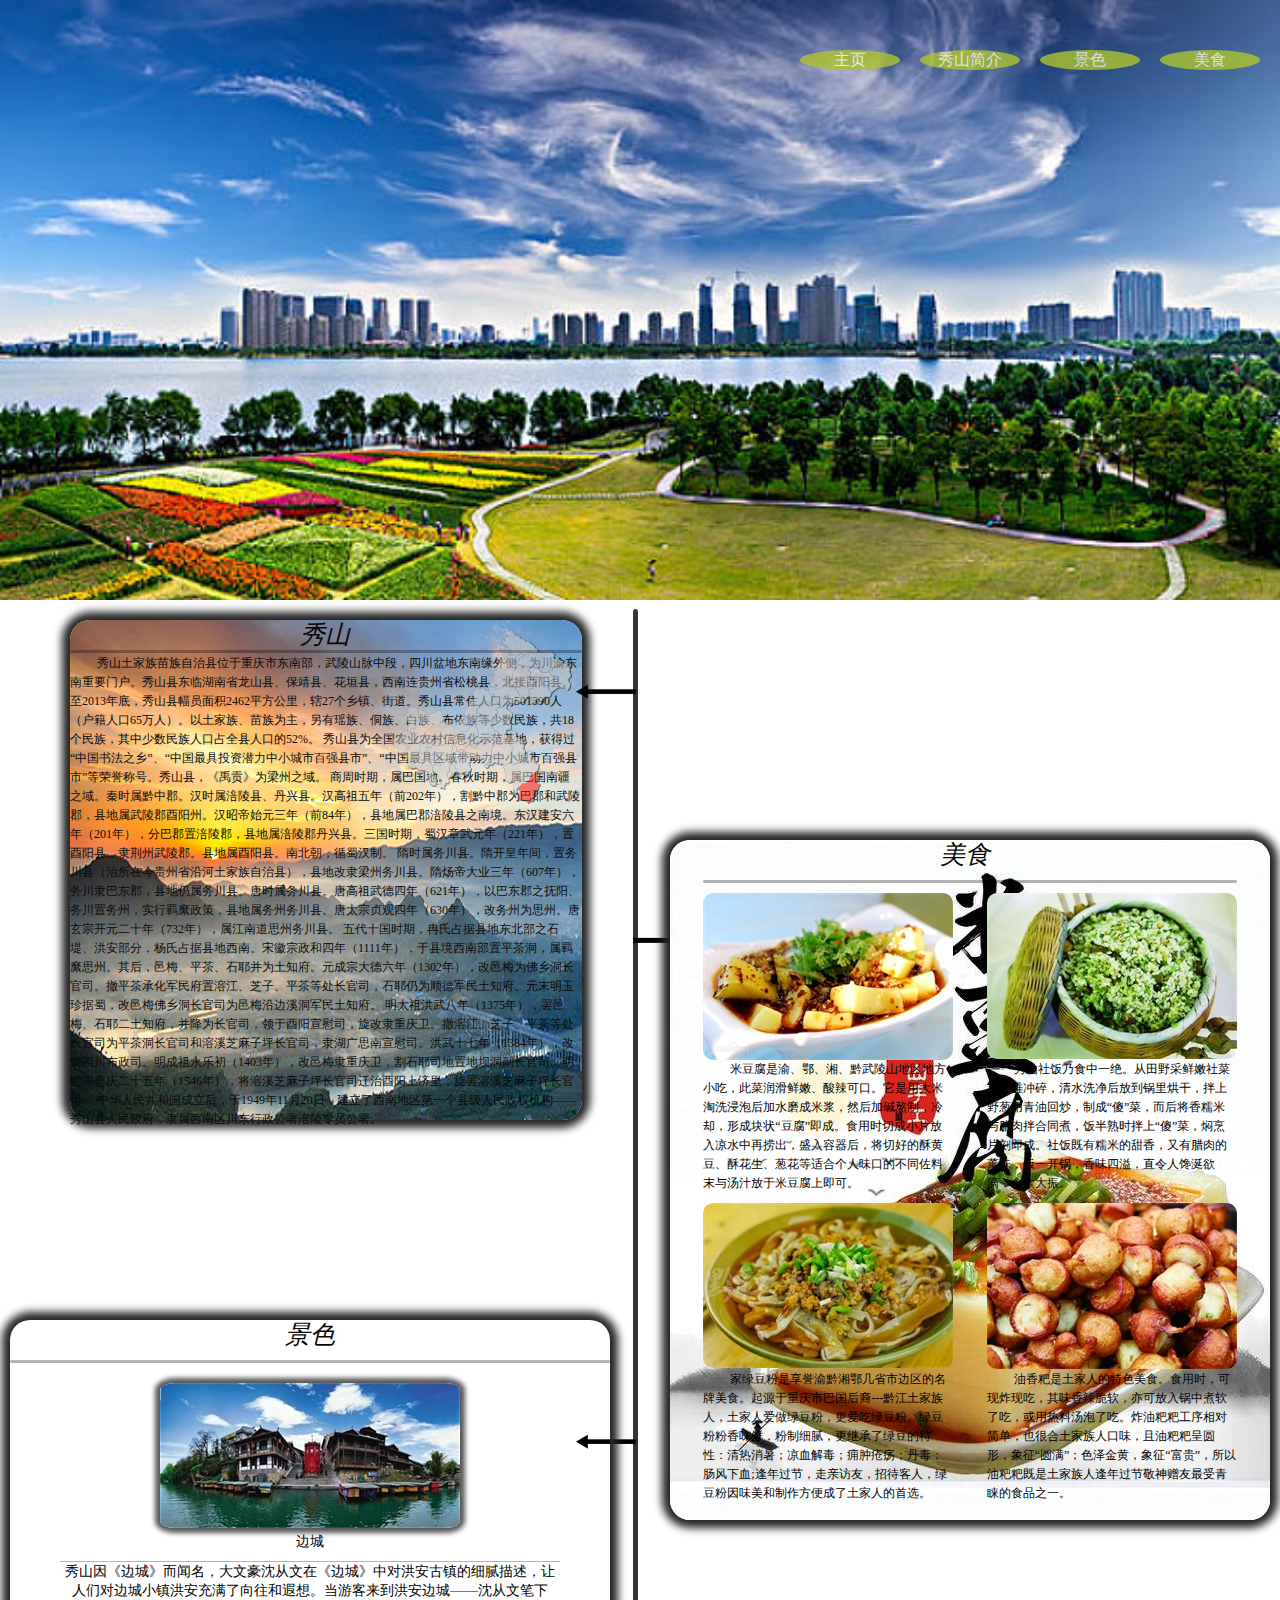
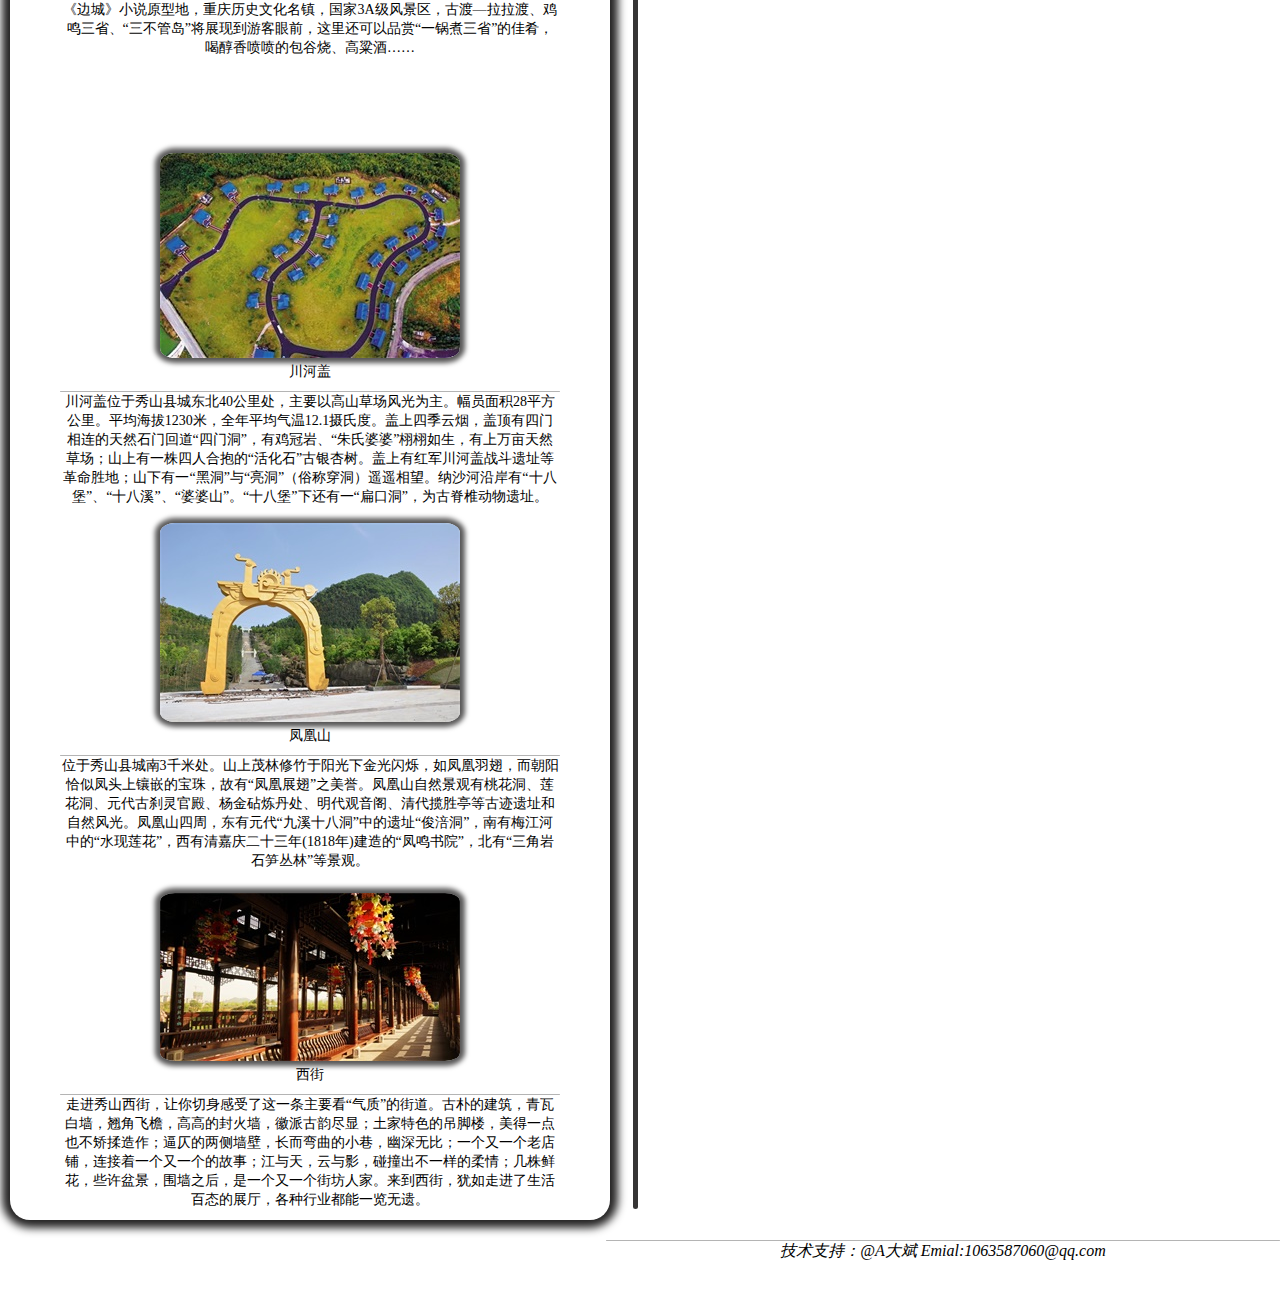
<file: html/hometown.html>
<!DOCTYPE html>
<html lang="en">
<head>
    <meta charset="UTF-8">
    <meta name="viewport" content="width=device-width, initial-scale=1.0">
    <meta http-equiv="X-UA-Compatible" content="ie=edge">
    <link rel="shortcut icon" href="../images/家icon.jpg" >
    <link rel="stylesheet" href="../css/hometown.css">
    <title>hometown</title>
</head>
<body>
    <div class="top-background">
        <ul class="top-nav">
            <li><a href="#foods">美食</a></li>
            <li><a href="#scenery">景色</a></li>
            <li><a href="#name-xiushan">秀山简介</a></li>
            <li><a href="../index.html">主页</a></li>
        </ul>
    </div>
    <div id="name-xiushan">
            <img class="map" src="../images/map.png" alt="">
        <p>秀山</p>
    
        <div class="line"></div>
        <span>&nbsp;&nbsp;&nbsp;&nbsp;&nbsp;&nbsp;&nbsp;&nbsp;&nbsp;秀山土家族苗族自治县位于重庆市东南部，武陵山脉中段，四川盆地东南缘外侧，为川渝东南重要门户。秀山县东临湖南省龙山县、保靖县、花垣县，西南连贵州省松桃县，北接酉阳县。
                至2013年底，秀山县幅员面积2462平方公里，辖27个乡镇、街道。秀山县常住人口为501590人（户籍人口65万人）。以土家族、苗族为主，另有瑶族、侗族、白族、布依族等少数民族，共18个民族，其中少数民族人口占全县人口的52%。
                秀山县为全国农业农村信息化示范基地，获得过“中国书法之乡”、“中国最具投资潜力中小城市百强县市”、“中国最具区域带动力中小城市百强县市”等荣誉称号。秀山县，《禹贡》为梁州之域。
                商周时期，属巴国地。春秋时期，属巴国南疆之域。秦时属黔中郡。汉时属涪陵县、丹兴县。汉高祖五年（前202年），割黔中郡为巴郡和武陵郡，县地属武陵郡酉阳州。汉昭帝始元三年（前84年），县地属巴郡涪陵县之南境。东汉建安六年（201年），分巴郡置涪陵郡，县地属涪陵郡丹兴县。三国时期，蜀汉章武元年（221年），置酉阳县，隶荆州武陵郡。县地属酉阳县。南北朝，循蜀汉制。
                隋时属务川县。隋开皇年间，置务川县（治所在今贵州省沿河土家族自治县），县地改隶梁州务川县。隋炀帝大业三年（607年），务川隶巴东郡，县地仍属务川县。唐时属务川县。唐高祖武德四年（621年），以巴东郡之抚阳、务川置务州，实行羁縻政策，县地属务州务川县。唐太宗贞观四年（630年），改务州为思州。唐玄宗开元二十年（732年），属江南道思州务川县。
                五代十国时期，冉氏占据县地东北部之石堤、洪安部分，杨氏占据县地西南。宋徽宗政和四年（1111年），于县境西南部置平茶洞，属羁縻思州。其后，邑梅、平茶、石耶并为土知府。元成宗大德六年（1302年），改邑梅为佛乡洞长官司。撤平茶承化军民府置溶江、芝子、平茶等处长官司，石耶仍为顺德军民土知府。元末明玉珍据蜀，改邑梅佛乡洞长官司为邑梅沿边溪洞军民土知府。
                明太祖洪武八年（1375年），罢邑梅、石耶二土知府，并降为长官司，领于酉阳宣慰司，旋改隶重庆卫。撤溶江、芝子、平茶等处长官司为平茶洞长官司和溶溪芝麻子坪长官司，隶湖广思南宣慰司。洪武十七年（1384年），改隶四川布政司。明成祖永乐初（1403年），改邑梅隶重庆卫，割石耶司地置地坝洞副长官司。明世宗嘉庆二十五年（1546年），将溶溪芝麻子坪长官司迁治酉阳上济里，旋罢溶溪芝麻子坪长官司。
                中华人民共和国成立后，于1949年11月20日，建立了西南地区第一个县级人民政权机构――秀山县人民政府，隶属西南区川东行政公署涪陵专员公署。
        </span>
    </div>
    <div class="control-navline">
            <div class="nav-line">
            <div class="long-jiantou1">
                <img src="../images/长箭头.png" alt="">
            </div>
            <div class="long-jiantou1-1">
                <img src="../images/长箭头.png" alt="">
            </div>
            <div class="long-jiantou2">
                <img src="../images/长箭头-1_看图王.png" alt="">
            </div>
    </div>
    </div>
    
    <div id="foods">
        <p>美食</p>
        <div class="line"></div>
        <ul>
            <li>
                <div>
                        <a href="#"><img src="../images/midoufu.jpg" alt=""></a>
                        <span>&nbsp;&nbsp;&nbsp;&nbsp;&nbsp;&nbsp;&nbsp;&nbsp;&nbsp;米豆腐是渝、鄂、湘、黔武陵山地区地方小吃，此菜润滑鲜嫩、酸辣可口。它是用大米淘洗浸泡后加水磨成米浆，然后加碱熬制，冷却，形成块状“豆腐”即成。食用时切成小片放入凉水中再捞出，盛入容器后，将切好的酥黄豆、酥花生、葱花等适合个人味口的不同佐料末与汤汁放于米豆腐上即可。</span>
                </div>
            </li>
            
            <li>
                <div>
                        <a href="#"><img src="../images/haocaifan.jpg" alt=""></a>
                        <span>&nbsp;&nbsp;&nbsp;&nbsp;&nbsp;&nbsp;&nbsp;&nbsp;&nbsp;秀山社饭乃食中一绝。从田野采鲜嫩社菜用石碓冲碎，清水洗净后放到锅里烘干，拌上野葱用青油回炒，制成“傻”菜，而后将香糯米与腊肉拌合同煮，饭半熟时拌上“傻”菜，焖烹片刻即成。社饭既有糯米的甜香，又有腊肉的薰味，饭一开锅，香味四溢，直令人馋涎欲滴，食欲大振。</span>
                </div>
            </li>
            
            <li>
                <div>
                        <a href="#"><img src="../images/lvdoufen.jpg" alt=""></a>
                        <span>&nbsp;&nbsp;&nbsp;&nbsp;&nbsp;&nbsp;&nbsp;&nbsp;&nbsp;家绿豆粉是享誉渝黔湘鄂几省市边区的名牌美食。起源于重庆市巴国后裔---黔江土家族人，土家人爱做绿豆粉，更爱吃绿豆粉。绿豆粉粉香味鲜，粉制细腻，更继承了绿豆的特性：清热消暑；凉血解毒；痈肿疮疡；丹毒；肠风下血;逢年过节，走亲访友，招待客人，绿豆粉因味美和制作方便成了土家人的首选。</span>
                </div>
            </li>
            
            <li>
                <div>
                        <a href="#"><img src="../images/youxiangba.jpg" alt=""></a>
                        <span>&nbsp;&nbsp;&nbsp;&nbsp;&nbsp;&nbsp;&nbsp;&nbsp;&nbsp;油香粑是土家人的特色美食。食用时，可现炸现吃，其味香辣脆软，亦可放入锅中煮软了吃，或用热料汤泡了吃。炸油粑粑工序相对简单，也很合土家族人口味，且油粑粑呈圆形，象征“圆满”；色泽金黄，象征“富贵”，所以油粑粑既是土家族人逢年过节敬神赠友最受青睐的食品之一。</span>
                </div>
            </li>
            
        </ul>
    </div>
    <div id="scenery">
        <p>景色</p>
        <div class="line"></div>
        <ul>
            <div>
                    <li><a href="#"><img src="../images/biancheng.jpg" alt=""></a></li>
                    <a>边城</a>
                    <div class="line"></div>
                    <a>秀山因《边城》而闻名，大文豪沈从文在《边城》中对洪安古镇的细腻描述，让人们对边城小镇洪安充满了向往和遐想。当游客来到洪安边城——沈从文笔下《边城》小说原型地，重庆历史文化名镇，国家3A级风景区，古渡—拉拉渡、鸡鸣三省、“三不管岛”将展现到游客眼前，这里还可以品赏“一锅煮三省”的佳肴，喝醇香喷喷的包谷烧、高粱酒……</a>
            </div>
           <div>
                <li><a href="#"><img src="../images/chuanhegai01.jpg" alt=""></a></li>
                <a>川河盖</a>
                <div class="line"></div>
                <a>川河盖位于秀山县城东北40公里处，主要以高山草场风光为主。幅员面积28平方公里。平均海拔1230米，全年平均气温12.1摄氏度。盖上四季云烟，盖顶有四门相连的天然石门回道“四门洞”，有鸡冠岩、“朱氏婆婆”栩栩如生，有上万亩天然草场；山上有一株四人合抱的“活化石”古银杏树。盖上有红军川河盖战斗遗址等革命胜地；山下有一“黑洞”与“亮洞”（俗称穿洞）遥遥相望。纳沙河沿岸有“十八堡”、“十八溪”、“婆婆山”。“十八堡”下还有一“扁口洞”，为古脊椎动物遗址。</a>
           </div>
           <div>
                <li><a href="#"><img src="../images/fenghuang.jpg" alt=""></a></li>
                <a>凤凰山</a>
                <div class="line"></div>
                <a>位于秀山县城南3千米处。山上茂林修竹于阳光下金光闪烁，如凤凰羽翅，而朝阳恰似凤头上镶嵌的宝珠，故有“凤凰展翅”之美誉。凤凰山自然景观有桃花洞、莲花洞、元代古刹灵官殿、杨金砧炼丹处、明代观音阁、清代揽胜亭等古迹遗址和自然风光。凤凰山四周，东有元代“九溪十八洞”中的遗址“俊涪洞”，南有梅江河中的“水现莲花”，西有清嘉庆二十三年(1818年)建造的“凤鸣书院”，北有“三角岩石笋丛林”等景观。</a>
           </div>
           <div>
                <li><a href="#"><img src="../images/weststreet.jpg" alt=""></a></li>
                <a>西街</a>
                <div class="line"></div>
                <a>走进秀山西街，让你切身感受了这一条主要看“气质”的街道。古朴的建筑，青瓦白墙，翘角飞檐，高高的封火墙，徽派古韵尽显；土家特色的吊脚楼，美得一点也不矫揉造作；逼仄的两侧墙壁，长而弯曲的小巷，幽深无比；一个又一个老店铺，连接着一个又一个的故事；江与天，云与影，碰撞出不一样的柔情；几株鲜花，些许盆景，围墙之后，是一个又一个街坊人家。来到西街，犹如走进了生活百态的展厅，各种行业都能一览无遗。</a>
        </div>
        </ul>
    </div>
    <div class="bottom-container">
            <div class="line"></div>
            <address>技术支持：@A大斌 Emial:1063587060@qq.com</address>
    </div>
</body>
</html>
</file>
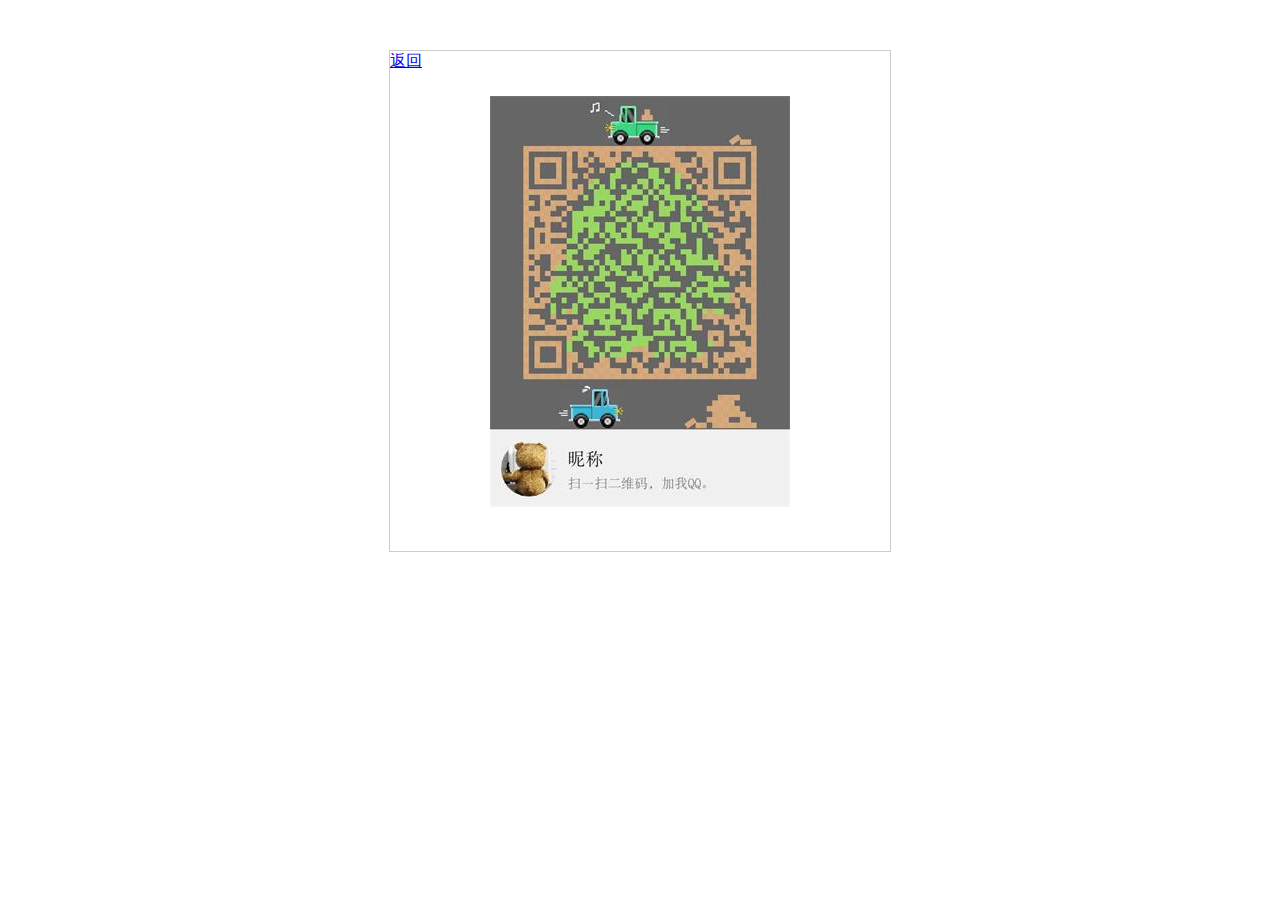
<file: html/QQNumber.html>
<!DOCTYPE html>
<html lang="en">
<head>
    <meta charset="UTF-8">
    <meta name="viewport" content="width=device-width, initial-scale=1.0">
    <meta http-equiv="X-UA-Compatible" content="ie=edge">
    <link rel="stylesheet" href="../css/QQ.css">
    <title>QQNumber</title>
</head>
<body>
    <div>
        <p><a href="../html/个人网站.html">返回</a></p>
        <img src="../images/QQ.jpg" alt="">
    </div>
</body>
</html>
</file>
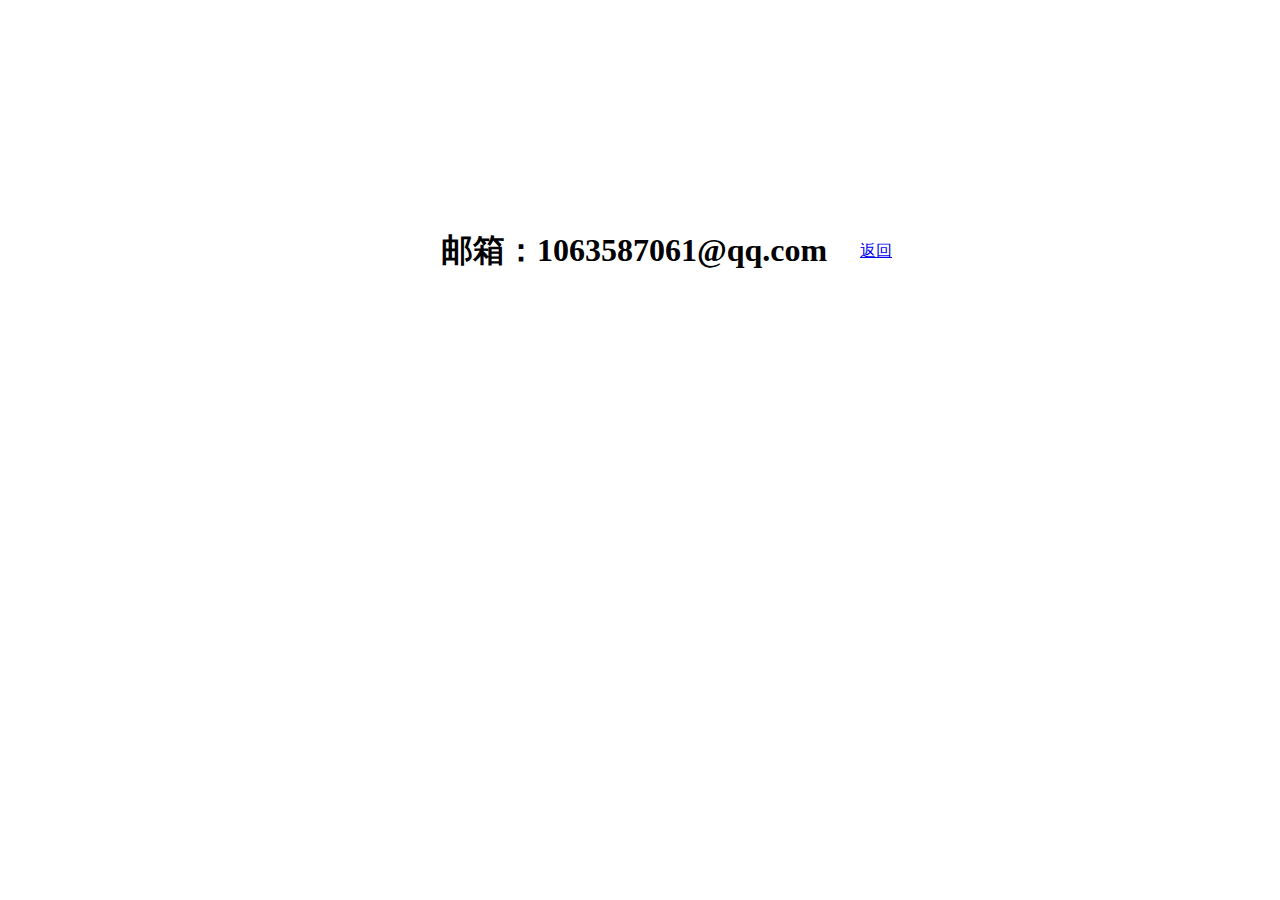
<file: html/QQ邮箱.html>
<!DOCTYPE html>
<html lang="en">
<head>
    <meta charset="UTF-8">
    <meta name="viewport" content="width=device-width, initial-scale=1.0">
    <meta http-equiv="X-UA-Compatible" content="ie=edge">
    <title>QQ邮箱</title>
    <style>
        *{margin: 0;padding: 0;}
        body{
            position: relative;
        }
        div{
            width:500px;
            height: 500px;
            text-align: center;
            margin-left: 30%;
        }
        h1{
            line-height: 500px;
        }
        p{
            position: absolute;
            top:241px;
            left: 860px;
        }
    </style>
</head>
<body>
    <div>
           
            <h1>邮箱：1063587061@qq.com</h1>
    </div>
    <p><a href="../html/个人网站.html">返回</a></p>
</body>
</html>
</file>
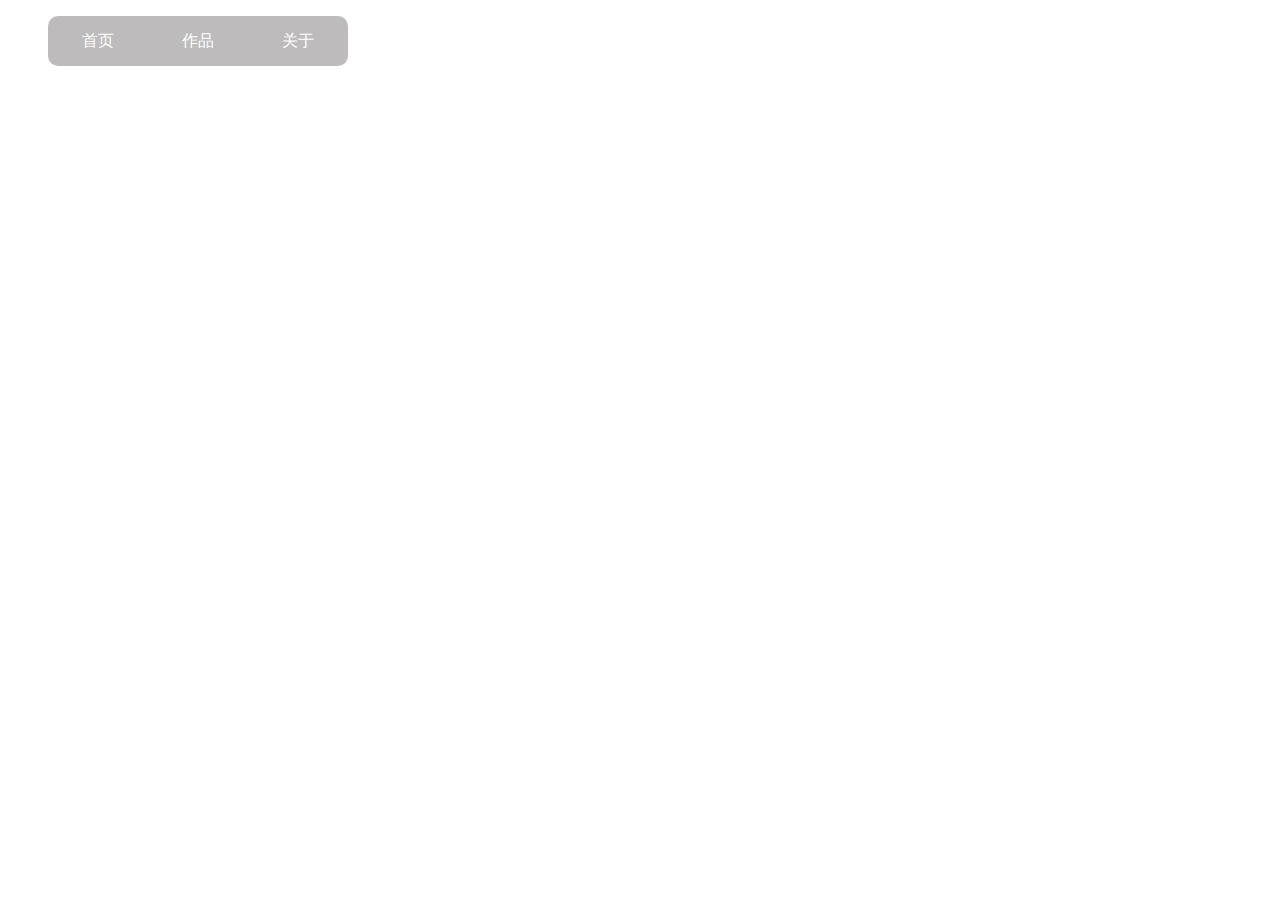
<file: html/test.html>
<!DOCTYPE html>
<html lang="en">
<head>
    <meta charset="UTF-8">
    <meta name="viewport" content="width=device-width, initial-scale=1.0">
    <meta http-equiv="X-UA-Compatible" content="ie=edge">
    <title>Document</title>
    <style>
        ul{
            list-style: none;
        }
        a{
            text-decoration: none;
        }
        .nav>li{
            float: left;
        }
        ul a{
            display: block;
            background:rgba(8, 0, 0, 0.267);
            width: 100px;
            height: 50px;
            text-align: center;
            line-height: 50px;
            color: white;
        }
        .nav>li:first-child a{
            border-radius: 10px 0 0 10px;
        }
        .nav>li:last-child a{
            border-radius: 0 10px 10px 0;
        }
        .drop-down-content>li a:hover{
            background: red;
        }
        .drop-down-content{
            padding: 0;
            height: 0;
            overflow: hidden;
            transition: all 0.5s ease;

        }
         .drop-down:hover .drop-down-content{
            height: 150px;
        }
        .drop-down-content>li:last-child a{
            border-radius: 0 0 10px 10px;
        }
    </style>
</head>
<body>
    <ul class="nav">
        <li>
            <a href="#">首页</a></li>
        <li class="drop-down">
            <a href="#">作品</a>
            <ul class="drop-down-content">
                <li><a href="#">作品1</a></li>
                <li><a href="#">作品2</a></li>
                <li><a href="#">作品3</a></li>
            </ul>
        </li>
        <li><a href="#">关于</a></li>
    </ul>
</body>
</html>
</file>
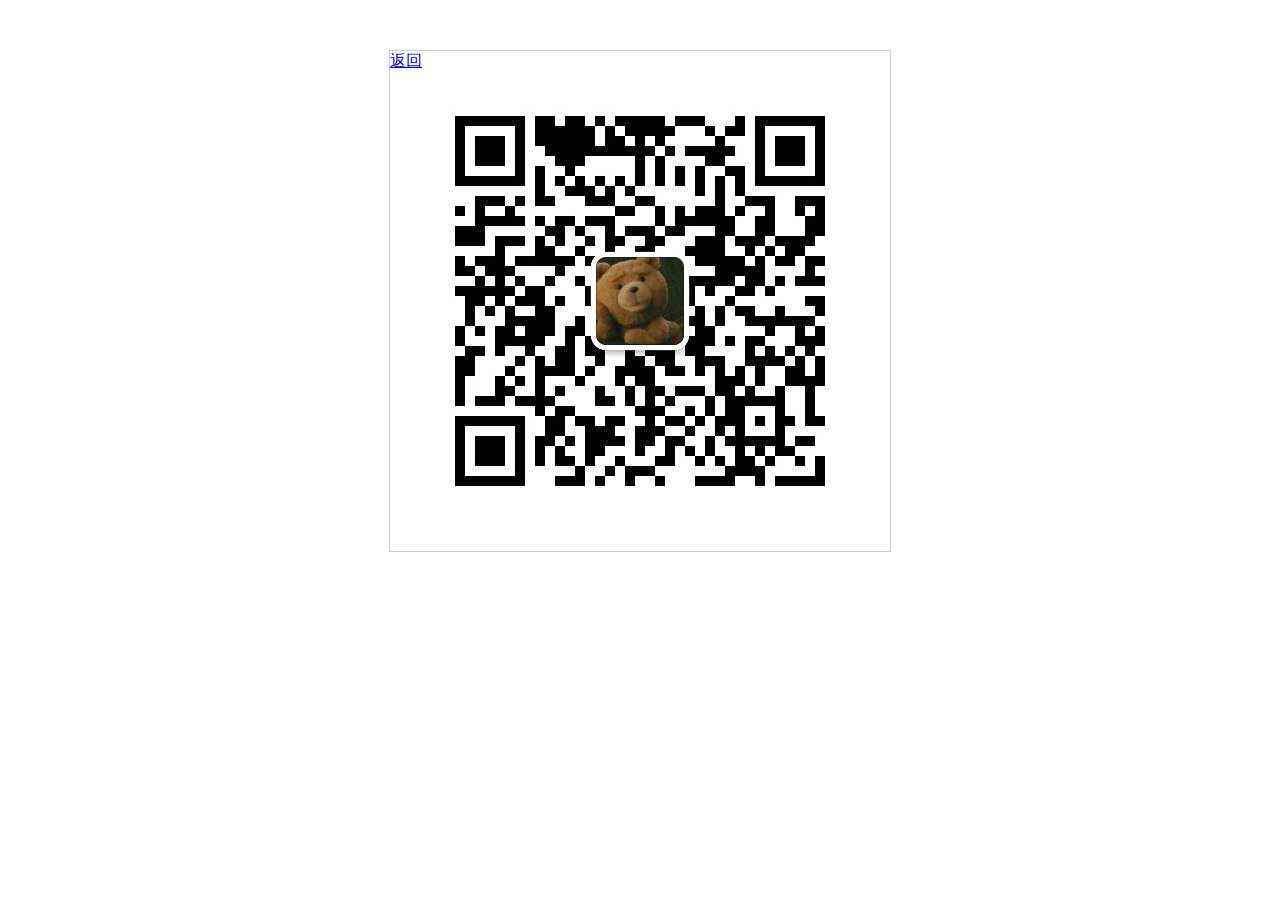
<file: html/Wechat.html>
<!DOCTYPE html>
<html lang="en">
<head>
    <meta charset="UTF-8">
    <meta name="viewport" content="width=device-width, initial-scale=1.0">
    <meta http-equiv="X-UA-Compatible" content="ie=edge">
    <link rel="stylesheet" href="../css/Wechat.css">
    <title>Wechat</title>
</head>
<body>
    <div>
        <p><a href="../html/个人网站.html">返回</a></p>
        <img src="../images/Wechat.png" alt="">
    </div>
</body>
</html>
</file>
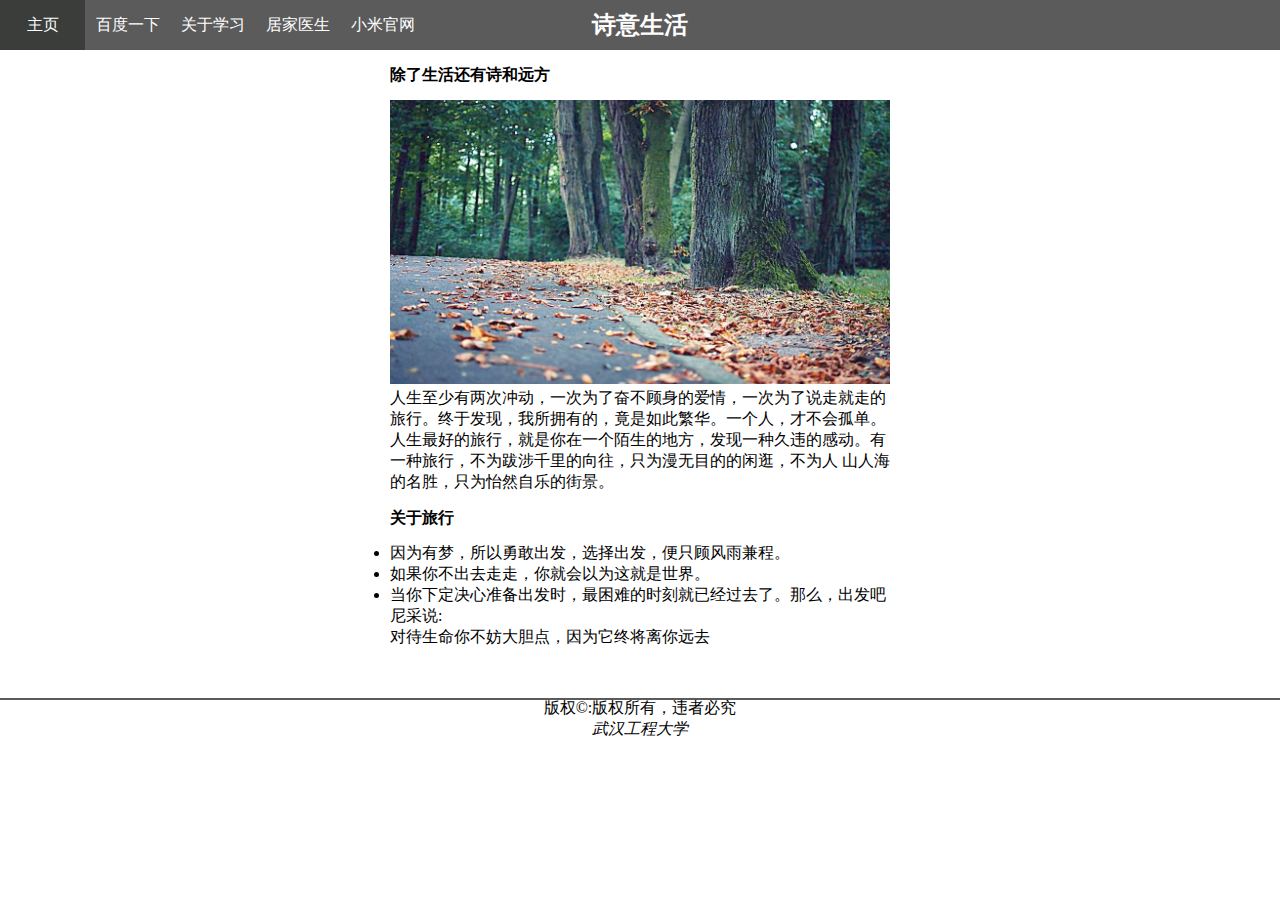
<file: html/作品nav.html>
<!DOCTYPE html>
<html lang="en">
<head>
    <meta charset="UTF-8">
    <meta name="viewport" content="width=device-width, initial-scale=1.0">
    <meta http-equiv="X-UA-Compatible" content="ie=edge">
    <link href="../images/bg.jpg" rel="shortcut icon" type="image/vnd.microsoft.icon" />
    <title>作品首页</title>
    <link rel="stylesheet" href="../css/index.css">
</head>
<body>
    <h2>诗意生活</h2>
    <div class="container">
        <h4 class="title">除了生活还有诗和远方</h4>
        <img class="img" src="../images\homework01.jpg" alt="">
        <p class="content">人生至少有两次冲动，一次为了奋不顾身的爱情，一次为了说走就走的旅行。终于发现，我所拥有的，竟是如此繁华。一个人，才不会孤单。人生最好的旅行，就是你在一个陌生的地方，发现一种久违的感动。有一种旅行，不为跋涉千里的向往，只为漫无目的的闲逛，不为人 山人海的名胜，只为怡然自乐的街景。</p>
        <h4 class="about">关于旅行</h4>
        <ul>
            <li>因为有梦，所以勇敢出发，选择出发，便只顾风雨兼程。</li>
            <li>如果你不出去走走，你就会以为这就是世界。</li>
            <li>当你下定决心准备出发时，最困难的时刻就已经过去了。那么，出发吧</li>
        </ul>
        <dl>
            <dt>尼采说:</dt>
            <dd>对待生命你不妨大胆点，因为它终将离你远去</dd>
        </dl>
       
        <div class="left-nav">
            <ul>
                <li><a href="../index.html">主页</a></li>
                <li> <a href="./百度一下.html">百度一下</a></li>
                <li><a href="./关于学习.html">关于学习</a></li>
                <li> <a href="./居家医生.html">居家医生</a></li>
                <li><a href="./小米官网.html">小米官网</a>  </li>
            </ul>   
        </div>
    </div>
    <div class="bottom-line">
            <span>版权&copy;:版权所有，违者必究</span>
            <address>武汉工程大学</address>
        </div>
    
</body>
</html>
</file>
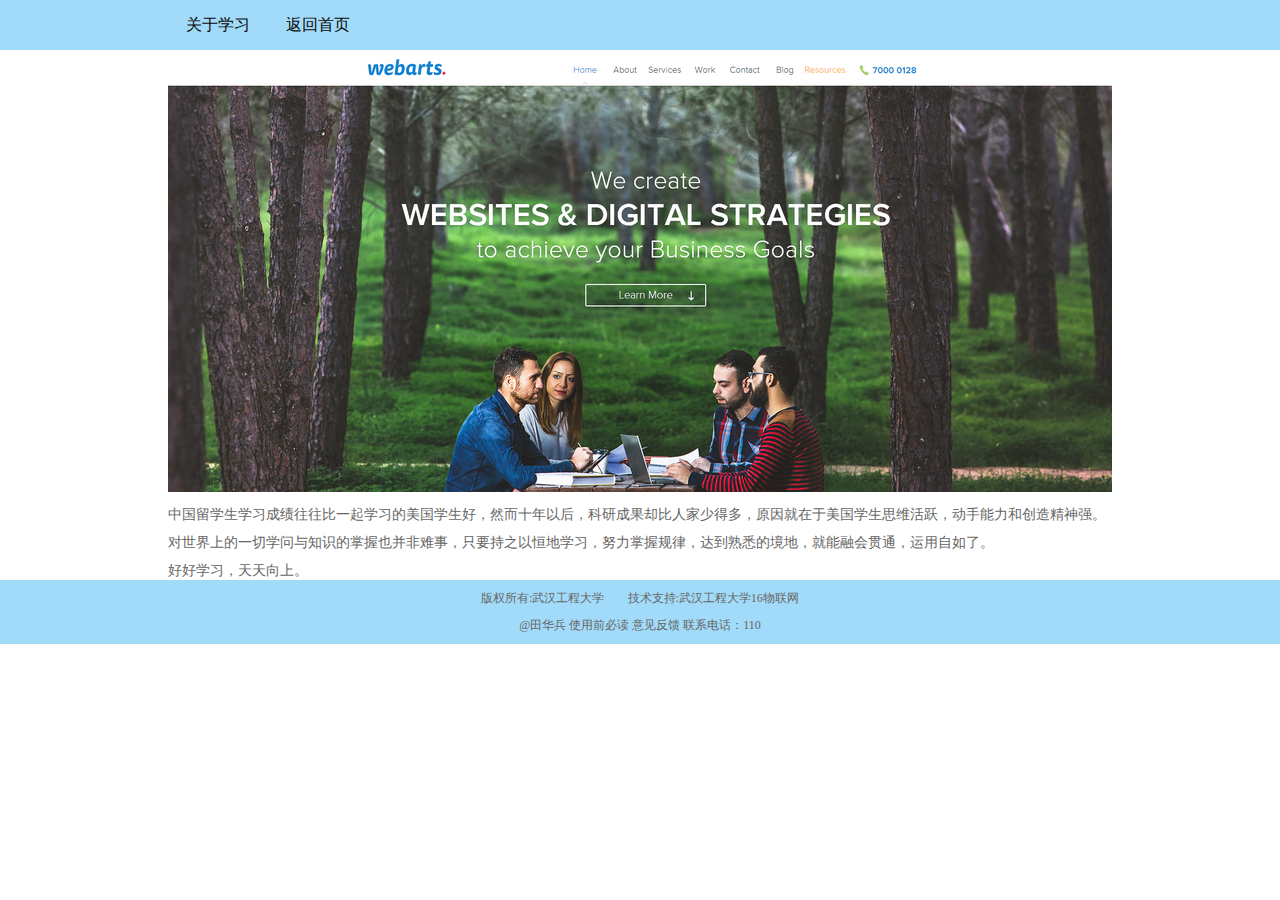
<file: html/关于学习.html>
<!DOCTYPE html>
<html lang="en">
<head>
    <meta charset="UTF-8">
    <meta name="viewport" content="width=device-width, initial-scale=1.0">
    <meta http-equiv="X-UA-Compatible" content="ie=edge">
    <link href="images/bg.jpg" rel="shortcut icon" type="image/vnd.microsoft.icon" />
    <title>关于学习</title>
    <link rel="stylesheet" href="../css/关于学习.css">
    <style>
        
    </style>
</head>
<body>
    <!-- <div class="top">
        <img src="images/logo2.png" alt="">
    </div> -->
    <!-- nav start -->
    <div class="nav">
        <div class="nav-wrap">
            <ul>
                <li><a href="#">关于学习</a></li>
                <li><a class="first-page" href="./作品nav.html">返回首页</a></li>
            </ul>  
        </div>
    </div>
    <!-- nav end -->

    <!-- container start -->
    <div class="container">
        <img src="../images/people.png" alt="">
        <p>中国留学生学习成绩往往比一起学习的美国学生好，然而十年以后，科研成果却比人家少得多，原因就在于美国学生思维活跃，动手能力和创造精神强。</p>
        <p>对世界上的一切学问与知识的掌握也并非难事，只要持之以恒地学习，努力掌握规律，达到熟悉的境地，就能融会贯通，运用自如了。</p>
        <p>好好学习，天天向上。</p>
    </div>
    <!-- container end -->

    <!-- bottom -->
    <div class="bottom">
        <div class="first">
            <a href="#">版权所有:武汉工程大学</a>
            <a href="#">技术支持:武汉工程大学16物联网</a>
        </div>
        <div class="second">
            <a href="#">@田华兵  使用前必读 意见反馈 联系电话：110</a>
        </div>
    </div>
</body>
</html>
</file>
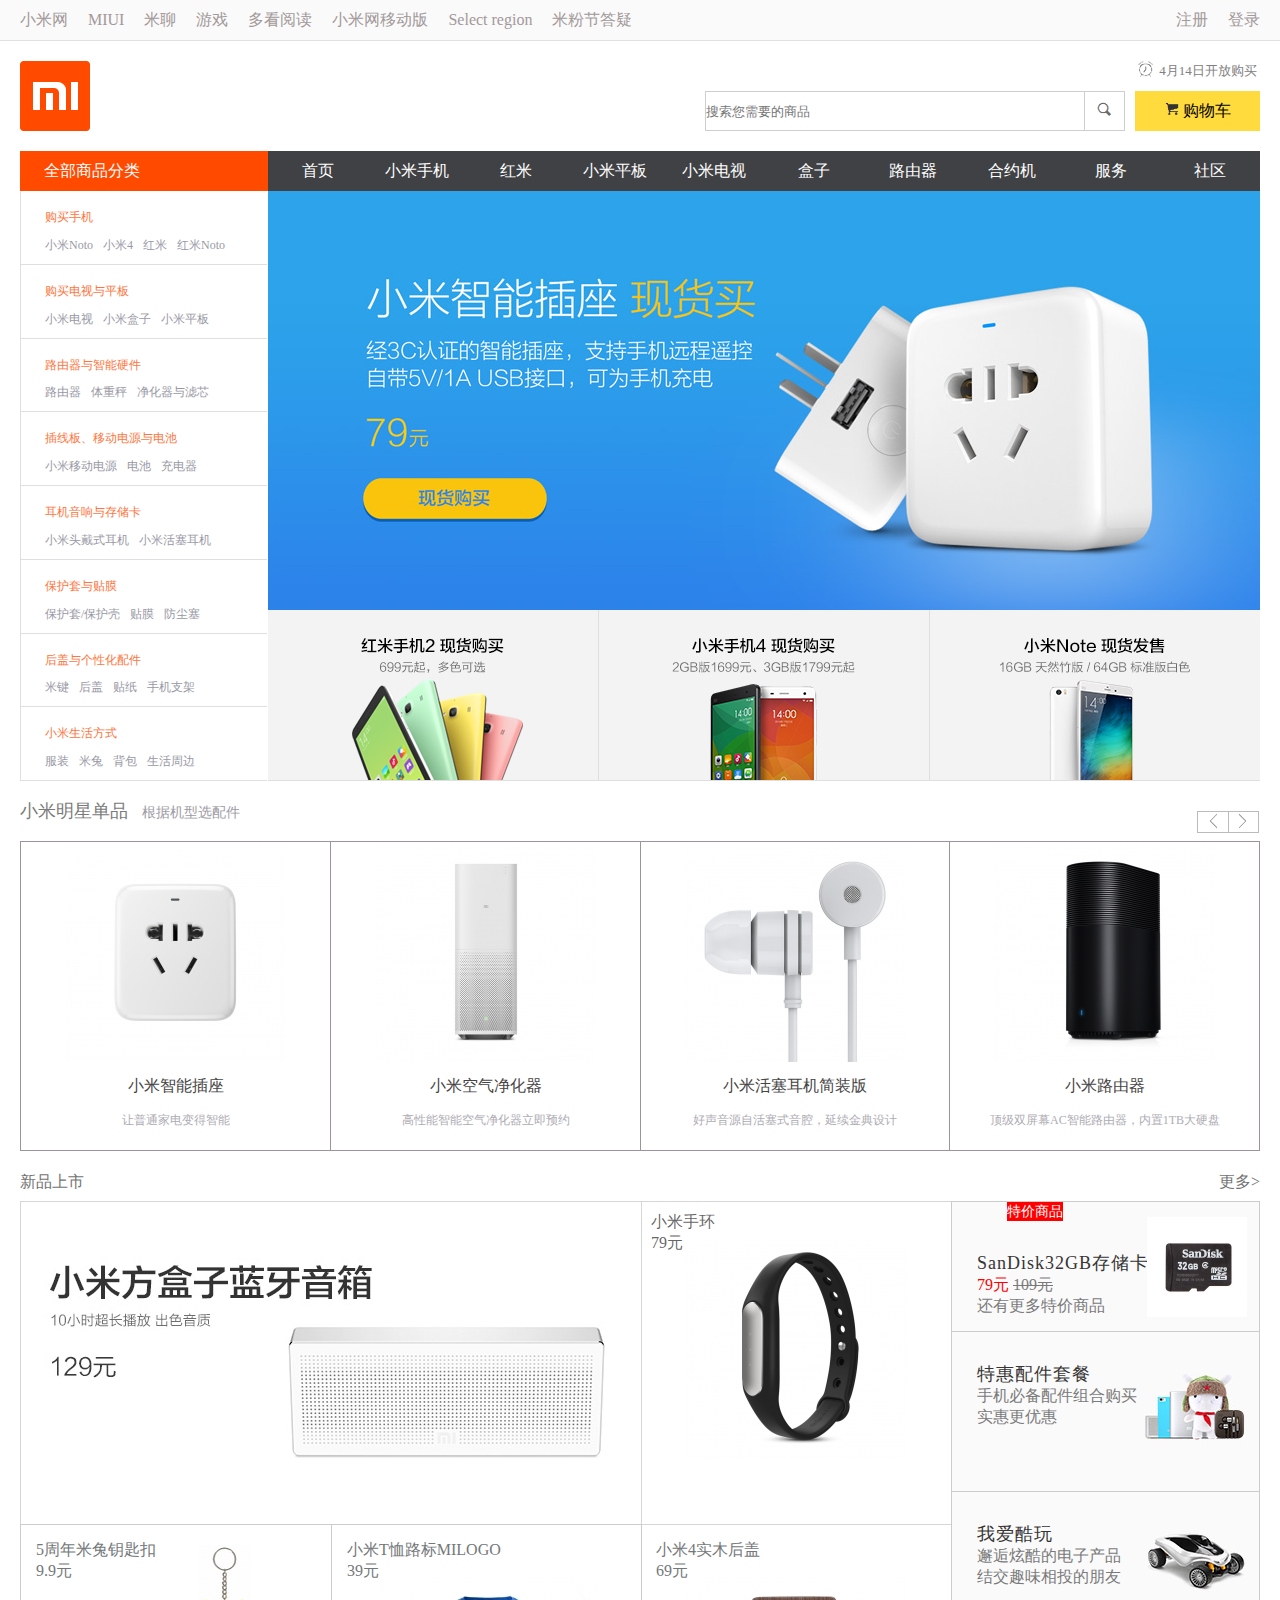
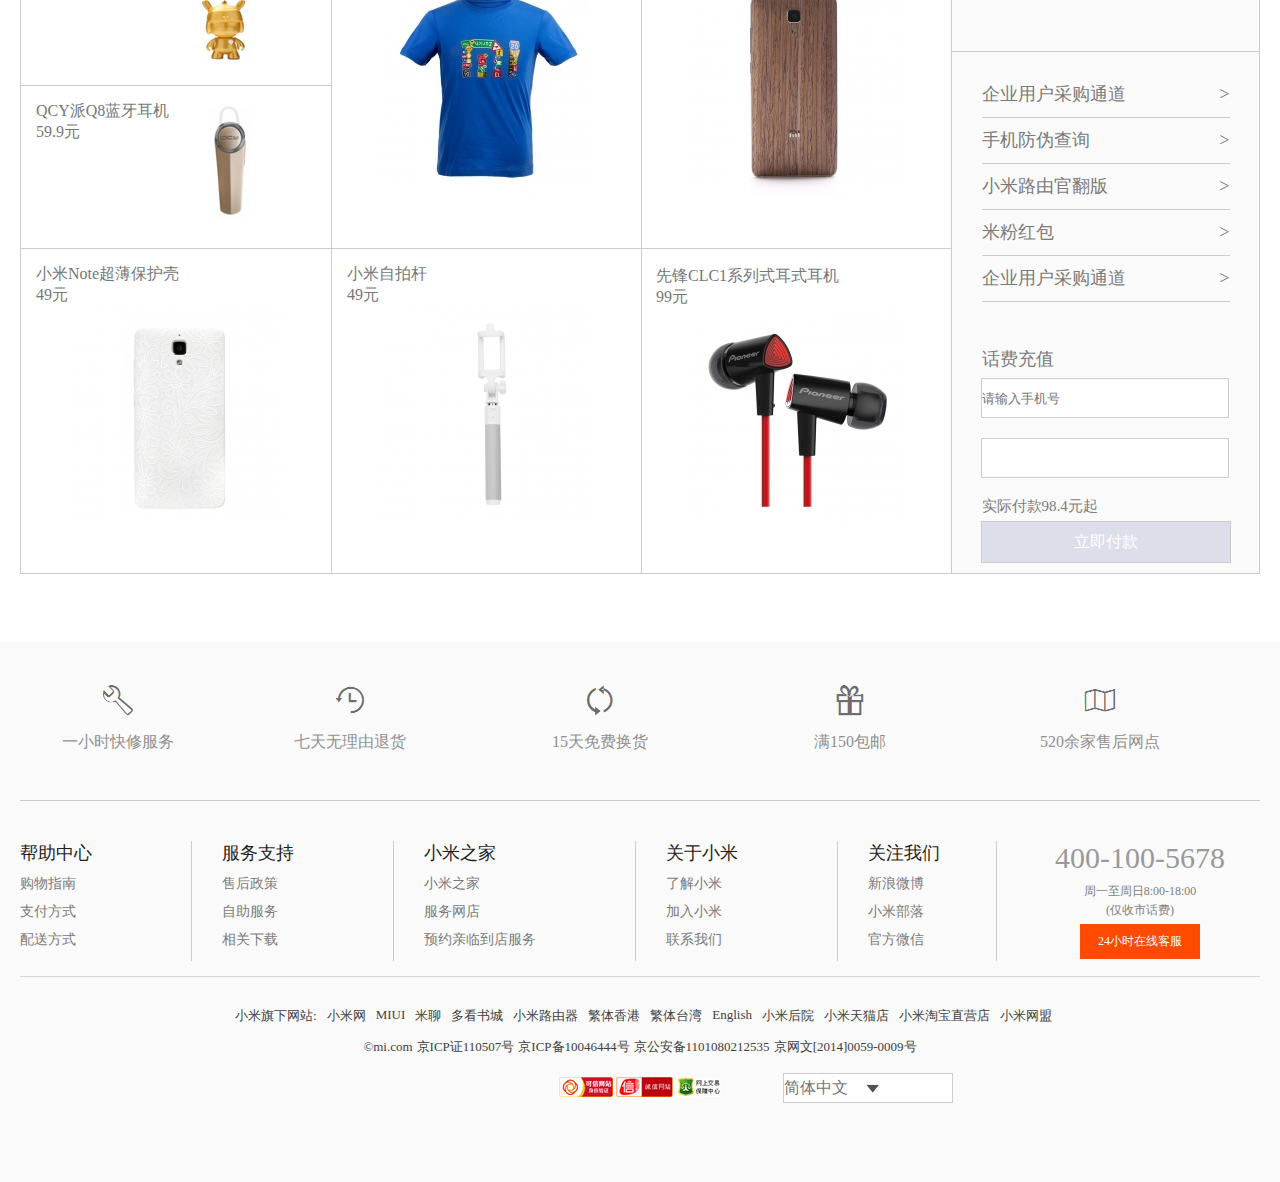
<file: html/小米官网.html>
<!DOCTYPE html>
<html lang="en">
<head>
    <meta charset="UTF-8">
    <meta name="viewport" content="width=device-width, initial-scale=1.0">
    <meta http-equiv="X-UA-Compatible" content="ie=edge">
    <link href="../images/logo.png" rel="icon" type="image/x-ico" />
    <title>小米官网</title>
    <link rel="stylesheet" href="../css/小米官网.css">
</head>
<body>
    <div class="top-line">
        <!-- <div class="shuxian"></div> -->
        <div class="nav">
            <ul class="nav-left">
                    <li class="nav-1"><a href="#">小米网</a></li>
                    <li class="nav-2"><a href="#">MIUI</a></li>
                    <li class="nav-3"><a href="#">米聊</a></li>
                    <li class="nav-4"><a href="#">游戏</a></li>
                    <li class="nav-5"><a href="#">多看阅读</a></li>
                    <li class="nav-6"><a href="#">小米网移动版</a></li>
                    <li class="nav-7"><a href="#">Select region</a></li>
                    <li class="nav-8"><a href="#">米粉节答疑</a></li>
                    
            </ul>
            <ul class="nav-right">
                <li class="nav-9"><a href="#">注册</a></li>
                
                <li class="nav-10"><a href="#">登录</a></li>
            </ul>
        </div>
    </div>
    <div class="search">
        <img class="mi-logo" src="../images/logo.png" alt="">
        <form class="form1">
            <input class="input1" type="text" placeholder="搜索您需要的商品">
            <button><img src="../images/fangdajing.png" alt=""></button>
        </form>
        <a href="#">
        <div class="shop-car">
            <img class="car-word" src="../images/shopcar.png" alt="">
            <span class="car-name">购物车</span>    
        </div>
        </a>
        <div class="time-date">
            <img class="clock" src="../images/clock.png" alt="">
            <span class="date">4月14日开放购买</span>
        </div>
    </div>
    <div class="main-container">
        <div class="type">
            <span>全部商品分类</span>
        </div>
        <div class="left-type">
            <div class="left-type1">
                    <p>购买手机</p>
                    <div class="mini-shops">
                            <span>小米Noto</span>
                            <span>小米4</span>
                            <span>红米</span>
                            <span>红米Noto</span>
                    </div>
            </div>
            <div class="left-type2">
                 <p>购买电视与平板</p>
                <div class="mini-shops">
                        <span>小米电视</span>
                        <span>小米盒子</span>
                        <span>小米平板</span>
                </div>
            </div>
            <div class="left-type3">
                    <p>路由器与智能硬件</p>
                    <div class="mini-shops">
                            <span>路由器</span>
                            <span>体重秤</span>
                            <span>净化器与滤芯</span>
                    </div>
            </div>
            <div class="left-type4">
                 <p>插线板、移动电源与电池</p>
                <div class="mini-shops">
                        <span>小米移动电源</span>
                        <span>电池</span>
                        <span>充电器</span>
                </div>
            </div>
            <div class="left-type5">
                    <p>耳机音响与存储卡</p>
                    <div class="mini-shops">
                            <span>小米头戴式耳机</span>
                            <span>小米活塞耳机</span>
                    </div>
            </div>
            <div class="left-type6">
                    <p>保护套与贴膜</p>
                    <div class="mini-shops">
                            <span>保护套/保护壳</span>
                            <span>贴膜</span>
                            <span>防尘塞</span>
                    </div>
            </div>
            <div class="left-type7">
                    <p>后盖与个性化配件</p>
                    <div class="mini-shops">
                            <span>米键</span>
                            <span>后盖</span>
                            <span>贴纸</span>
                            <span>手机支架</span>
                    </div>
            </div>
            <div class="left-type8">
                    <p>小米生活方式</p>
                    <div class="mini-shops">
                            <span>服装</span>
                            <span>米兔</span>
                            <span>背包</span>
                            <span>生活周边</span>
                    </div>
            </div>
        </div>
        <div class="type-nav">
            <ul class="nav-head"> 
                <li><a href="./作品nav.html">首页</a></li>
                <li><a href="#">小米手机</a></li>
                <li><a href="#">红米</a></li>
                <li><a href="#">小米平板</a></li>
                <li><a href="#">小米电视</a></li>
                <li><a href="#">盒子</a></li>
                <li><a href="#">路由器</a></li>
                <li><a href="#">合约机</a></li>
                <li><a href="#">服务</a></li>
                <li><a href="#">社区</a></li>
            </ul>
        </div>
        <div class="chazuo-img">

        </div>
        <div class="redmi-img">

        </div>
        <div class="minimi-img">

        </div>
        <div class="mininote-img">

        </div>
    </div>
    <div class="peijian">
        <span class="star-single">小米明星单品</span>
        <span class="phone-peijian">根据机型选配件</span>
        <div class="left-jiantou">
            <img src="../images/05.png" alt="">
        </div>
        <div class="right-jiantou">
            <img src="../images/06.png" alt="">
        </div>
    </div>
    <table>
         <tr>
            <td class="kuang-1">
              <div class="first-peijian">
                  <img src="../images/T1PxJvBCAT1RXrhCrK!220x220.jpg" alt="">
              </div>
              <div class="peijian-name1">
                  <p class="peijian-name-1">小米智能插座</p>
                  <p class="peijian-name-2">让普通家电变得智能</p>
              </div>
            </td>
            <td class="kuang-2">
                <div class="second-peijian">
                    <img src="../images\T1XYxTBsAT1RXrhCrK!220x220.jpg" alt="">
                </div>
                <div class="peijian-name2">
                    <p class="peijian-name-1">小米空气净化器</p>
                  <p class="peijian-name-2">高性能智能空气净化器立即预约</p>
                </div>
            </td>
            <td class="kuang-3">
                <div class="third-peijian">
                    <img src="../images\T1y0JTBy_T1RXrhCrK!220x220.jpg" alt="">
                </div>
                <div class="peijian-name3">
                    <p class="peijian-name-1">小米活塞耳机简装版</p>
                  <p class="peijian-name-2">好声音源自活塞式音腔，延续金典设计</p>
                </div>
            </td>
            <td class="kuang-4">
                <div class="forth-peijian">
                    <img src="../images/aa.jpg" alt="">
                </div>
                <div class="peijian-name4">
                    <p class="peijian-name-1">小米路由器</p>
                  <p class="peijian-name-2">顶级双屏幕AC智能路由器，内置1TB大硬盘</p>
                </div>
            </td>
        </tr>
    </table>
    <div class="news-show">
        <p class="news-show1">新品上市</p>
        <p class="news-show2">更多></p>
    </div>
    <div class="news-shop">
        <div class="fanghezi">
            <img src="../images/fanghezi0407xiao.jpg" alt="">
        </div>
        <div class="hand-ring">
            <div>
                    <p>小米手环</p>
                    <p>79元</p>
            </div>
            <img src="../images/T1qaVvB7CT1RXrhCrK!220x220.jpg" alt="">
        </div>
        <div class="news-shop-right">
            <div class="special-sale">
                <div class="special-sale1">
                    <div class="special-name">
                        <span>特价商品</span>
                    </div>
                    <div class="cunchu-card">
                        <p class="p1">SanDisk32GB存储卡</p>
                        <span class="span1">79元</span>
                        <span class="span2">109元</span>
                        <p class="p2">还有更多特价商品</p>
                    </div>
                    <div class="cunchu-card-img">
                        <img  src="../images\T1ByZTBjJT1RXrhCrK.jpg" alt="">
                    </div>
                </div>
                <div class="special-sale2">
                    <div class="zuhe-taocan">
                        <p class="p1">特惠配件套餐</p>
                        <p class="p2">手机必备配件组合购买</p>
                        <p class="p3">实惠更优惠</p>
                    </div>
                    <div class="zuhe-taocan-img">
                        <img src="../images\channel-list-cool.jpg" alt="">
                    </div>
                </div>
                <div class="special-sale3">
                    <div class="kuwan-dianzi">
                        <p class="p1">我爱酷玩</p>
                        <p class="p2">邂逅炫酷的电子产品</p>
                        <p class="p3">结交趣味相投的朋友</p>
                    </div>
                    <div class="kuwan-dianzi-img">
                        <img src="../images\channel-list-new.jpg" alt="">
                    </div>
                </div>
            </div>
            <div class="check-box">
                   <a href="#">
                        <div class="row1">
                                <span>企业用户采购通道</span>
                                <span class="jian">></span>
                        </div>
                   </a>
                   <a href="#">
                        <div class="row2">
                                <span>手机防伪查询</span>
                                <span class="jian">></span>
                        </div>
                   </a>
                   <a href="#">
                        <div class="row3">
                                <span>小米路由官翻版</span>
                                <span class="jian">></span>
                        </div>
                   </a>
                   <a href="#">
                        <div class="row4">
                                <span>米粉红包</span>
                                <span class="jian">></span>
                        </div>
                   </a>
                   <a href="#">
                        <div class="row5">
                                <span>企业用户采购通道</span>
                                <span class="jian">></span>
                        </div>
                   </a>
            </div>
            <div class="huafei">
                <p>话费充值</p>
            </div>
            <form class="input-phonenumber">
                <input type="text" placeholder="请输入手机号">
            </form>
            <form class="input-money">
                <input type="text">
                <!-- <img src="../images/indexSelect.png" alt=""> -->
            </form>
            <div class="real-money">
                <p>实际付款98.4元起</p>
            </div>
            <form class="pay-now">
               <a href="#"> 立即付款</a>
            </form>
        </div>
        <div class="key-blooth">
            <div class="key">
                <div>
                    <p>5周年米兔钥匙扣</p>
                    <p>9.9元</p>
                </div>
                <img src="../images\yaoshi.png" alt="">
            </div>
            <div class="blooth">
                <div>
                    <p>QCY派Q8蓝牙耳机</p>
                    <p>59.9元</p>
                </div>
                <img src="../images/lanyaerji.png" alt="">
            </div>
        </div>
        <div class="t-shirt">
            <div class="name">
                <p>小米T恤路标MILOGO</p>
                <P>39元</P>
            </div>
            <div class="images">
            <img src="../images\T1crEgBCYT1RXrhCrK!220x220.jpg" alt="">
            </div>
        </div>
        <div class="wood-hougai">
                <div class="name">
                        <p>小米4实木后盖</p>
                        <P>69元</P>
                </div>
            <div class="images">
                <img src="../images\T12qZvB7CT1RXrhCrK!220x220.jpg" alt="">
            </div>
        </div>
        <div class="thin-ke">
                <div class="name">
                        <p>小米Note超薄保护壳</p>
                        <P>49元</P>
                </div>
            <div class="images">
                <img src="../images\T1VkKvBvhT1RXrhCrK!220x220.jpg" alt="">
            </div>
        </div>
        <div class="zipaigan">
                <div class="name">
                        <p>小米自拍杆</p>
                        <P>49元</P>
                </div>
            <div class="images">
                <img src="../images\T1DrL_B4CT1RXrhCrK!220x220.jpg" alt="">
            </div>
        </div>
        <div class="erji">
                <div class="name">
                        <p>先锋CLC1系列式耳式耳机</p>
                        <P>99元</P>
                </div>
            <div class="images">
                <img src="../images\T1GXxvBsET1RXrhCrK!220x220.jpg" alt="">
            </div>
        </div>
    </div>
    <div class="bottom">
        <div class="after-serve">
            <div class="serve-1">
                <img src="../images/10.png" alt="">
                <p>一小时快修服务</p>
            </div>
            <div class="serve-2">
                <img src="../images/11.png" alt="">
                <p>七天无理由退货</p>
            </div>
            <div class="serve-3">
                <img src="../images/12.png" alt="">
                <p>15天免费换货</p>
            </div>
            <div class="serve-4">
                <img src="../images/13.png" alt="">
                <p>满150包邮</p>
            </div>
            <div class="serve-5">
                <img src="../images/14.png" alt="">
                <p>520余家售后网点</p>
            </div>
        </div>
        <div class="serve-center">
                <div class="shuxian1"></div>
                <div class="shuxian2"></div>
                <div class="shuxian3"></div>
                <div class="shuxian4"></div>
                <div class="shuxian5"></div>
                <ul class="first-ul">
                    <li>
                        <ul class="second-ul">
                            <li class="first-li">帮助中心</li>
                            <li>购物指南</li>
                            <li>支付方式</li>
                            <li>配送方式</li>
                        </ul>
                    </li>
                    <li>
                        <ul>
                            <li class="first-li">服务支持</li>
                            <li>售后政策</li>
                            <li>自助服务</li>
                            <li>相关下载</li>
                        </ul>
                    </li>
                    <li>
                        <ul>
                            <li class="first-li">小米之家</li>
                            <li>小米之家</li>
                            <li>服务网店</li>
                            <li>预约亲临到店服务</li>
                        </ul>
                    </li>
                    <li>
                        <ul>
                            <li class="first-li">关于小米</li>
                            <li>了解小米</li>
                            <li>加入小米</li>
                            <li>联系我们</li>
                        </ul>
                    </li>
                    <li>
                        <ul>
                            <li class="first-li">关注我们</li>
                            <li>新浪微博</li>
                            <li>小米部落</li>
                            <li>官方微信</li>
                        </ul>
                    </li>
                </ul>
                <!-- 服务电话400-100-5678 -->
                <div class="serve-part">
                    <p class="phone-number">400-100-5678</p>
                    <p class="serve-time">周一至周日8:00-18:00</p>
                    <p class="money">(仅收市话费)</p>
                    <div class="allday-serve">
                        <a href="#"><span>24小时在线客服</span></a>
                    </div>
                </div>
            </div>
            <div class="serve-center-bottomline"></div>
            <div class="bottom-words">
                <div class="up-words">
                    <ul>
                        <li>小米旗下网站:</li>
                        <li>小米网</li>
                        <li>MIUI</li>
                        <li>米聊</li>
                        <li>多看书城</li>
                        <li>小米路由器</li>
                        <li>繁体香港</li>
                        <li>繁体台湾</li>
                        <li>English</li>
                        <li>小米后院</li>
                        <li>小米天猫店</li>
                        <li>小米淘宝直营店</li>
                        <li>小米网盟</li>
                    </ul>
                </div>
                <div class="down-words">
                    <span>©mi.com</span>
                    <span>京ICP证110507号</span>
                    <span>京ICP备10046444号</span>
                    <span>京公安备1101080212535</span>
                    <span>京网文[2014]0059-0009号</span>
                </div>
            </div>
            <div class="reliable-part">
                    <img class="img1" src="../images/16.png" alt="">
                    <input type="text" placeholder="简体中文" style="font-size:16px;">  
                    <img class="img2" src="../images/indexSelect.png" alt="">        
            </div>
    </div>
</body>
</html>
</file>
<file: css/hometown.css>
*{margin: 0;padding: 0;}
body{
    position: relative;
    height: 2850px;
}
.top-background{
    height: 600px;
    width: 100%;
    background: url("../images/bodyback.jpg");
    background-size: cover;
}
.top-nav{
    list-style: none;
}
.top-nav li{
    float: right;
}
.top-nav a{
    display: block;
    width: 100px;
    height: 20px;
    line-height: 20px;
    text-decoration: none;
    text-align: center;
    color: white;
    background: rgb(173, 196, 46);
    margin-top: 50px;
    margin-right: 20px;
    opacity: 0.8;
    border-radius:50%;
}
.top-nav a:hover{
    background: rgba(32, 99, 175, 0.8);
    color: black;
}
#name-xiushan{
    position: relative;
    width: 40%;
    height: 500px;
    margin-left:70px;
    margin-top: 20px;
    /* text-align: center; */
    background: url("../images/xiushan.jpg");
    border-radius: 20px;
    box-shadow: 0 0 8px 8px #252424;
}
#name-xiushan p{
    margin-left:45%;
    line-height: 30px;
    font-style: italic;
    font-size: 25px;
    color: #080707;
}
#name-xiushan .line{
    width: 100%;
    height: 3px;
    background: #080707;
    border-radius:30px;
    opacity: 0.3;
}
#name-xiushan span{
    margin-top: 20px;
    font-size: 12px;
    color: #0a0a0a;
}
.map{
    position: absolute;
    top: 10px;
    right: 10px;
    opacity: 0.5;
}
.control-navline{
    width: 120px;
    height: 2200px;
    position: absolute;
    position: relative;
    /* background: #615e5e; */
    top:-511px;
    text-align: center;
    margin: auto;
}
.nav-line{
    top: 0;
    left: 52.5px;
    position: absolute;
    width: 5px;
    height: 2200px;
    background: rgb(54, 53, 53);
    border-radius: 10px;
}
.long-jiantou1{
    position: absolute;
    top: 50px;
    right:0px;
}
.long-jiantou2{
    position: absolute;
    top: 300px;
    left:0px;
}
.long-jiantou1-1{
    position: absolute;
    top: 800px;
    right:0px;
} 
#foods{
    position: absolute;
    top: 820px;
    right: 10px;
    width:600px;
    height: 680px;
    margin-top: 20px;
    border-radius: 20px;
    background: url("../images/midoufuback.jpg");
    box-shadow: 0 0 8px 8px #252424;

}
#foods p{
    margin-left:45%;
    line-height: 30px;
    font-style: italic;
    font-size: 25px;
    color: #080707;
}
#foods .line{
    width: 89%;
    height: 3px;
    background: #080707;
    border-radius:30px;
    opacity: 0.3;
}
#foods ul{
    list-style: none;
}
#foods li{
    float: left;
}
#foods div{
    border-radius: 10px;
    margin-top: 10px;
    margin-left: 33.33px;
    width: 250px;
    height: 300px;
    border-radius: 10px;
}
#foods span{
    font-size: 12px;

}
#foods span:hover{
   color: #ee0927;
   cursor: pointer;
}
#foods img{
    border-radius: 10px;
}
#foods a{
    display: block;
    width: 250px;
    height: 166px;
    background:none;
    border-radius: 10px;
}
#foods a:hover{
    box-shadow: 0 0 5px 5px rgb(61, 57, 57);
}
#scenery{
    text-align: center;
    position: absolute;
    top: 1300px;
    left: 10px;
    width:600px;
    height:1500px;
    margin-top: 20px;
    border-radius: 20px;
    /* background: url("../images/midoufuback.jpg"); */
    box-shadow: 0 0 8px 8px #252424;
}
#scenery p{
    /* margin-left:45%; */
    line-height: 30px;
    font-style: italic;
    font-size: 25px;
    color: #080707;
}
#scenery .line{
    width: 100%;
    height: 3px;
    background: #080707;
    border-radius:30px;
    opacity: 0.3;
}
#scenery ul{
    list-style: none;
}
#scenery div{
    width: 500px;
    height: 360px;
    /* background: red; */
    margin: auto;
    margin-top: 10px;
}
#scenery div .line{
    width: 100%;
    height: 1px;
    background: #080707;
    border-radius:30px;
    opacity: 0.3;
}
#scenery div a{
    font-size: 14px;
}
#scenery a{
    
    overflow: hidden;
    width: 500px;
    /* background: red; */
}
#scenery img{
    box-shadow: 0 0 5px 5px #585757;
    margin-top: 10px;
    border-radius: 5%;
}
.bottom-container{
    width: 674px;
    height: 50px;
    position: absolute;
    right: 0px;
    bottom: -40px;
    text-align: center;
    /* background: red; */
}
.bottom-container .line{
    width: 100%;
    height: 1px;
    background: #080707;
    border-radius:30px;
    opacity: 0.3;
}
</file>
<file: css/QQ.css>
*{margin: 0;padding: 0}
div{
    top: 50px;
    width: 500px;
    height: 500px;
    border: 1px solid #ccc;
    margin: auto;
    position: relative;
    /* background: red; */
}
img{
    position: absolute;
    left: 0;
    right: 0;
    top: 0;
    bottom: 0;
    margin: auto;
}
</file>
<file: css/Wechat.css>
*{margin: 0;padding: 0}
div{
    top: 50px;
    width: 500px;
    height: 500px;
    border: 1px solid #ccc;
    margin: auto;
    position: relative;
    /* background: red; */
}
img{
    position: absolute;
    left: 0;
    right: 0;
    top: 0;
    bottom: 0;
    margin: auto;
}
</file>
<file: css/index.css>
*{margin:0;padding:0;}
body{
    position: relative;
    height: 800px;
}
h2{
    color:white;
    background-color:rgb(92, 91, 91);
    line-height: 50px;
    text-align: center;
}
.container{
    margin-left: auto;
    margin-right: auto;
    width:500px;

}
.img{
    width: 500px
}
.title{
    line-height: 50px;
}
.title:hover{
    color:rgb(73, 73, 77);
    cursor:pointer;
}
.content:hover{
    color:pink;
    cursor: pointer;
}
.about{
    line-height: 50px;
}
.about:hover{
    color:rgb(56, 52, 52) ;
    cursor: pointer;
}
/* 作业导航栏 */
.left-nav{
    width:425px;
    height: 50px;
    position: absolute;
    top:0px;
    left:0px;
    background:rgb(92, 91, 91);
    /* border: 1px solid #ccc; */
}
.left-nav>ul>li{
    float: left;
    list-style: none;
}
.left-nav>ul{
    text-align: center;
}
.left-nav>ul>li>a{
    display: block;
    width: 85px;
    text-decoration: none;
    color:white;
    line-height: 50px;
}
.left-nav>ul>li>a:hover{
    color: rgb(248, 252, 251);
    background: rgb(58, 61, 58);
}
.bottom-line{
    width: 100%;
    height: 2px;
    margin-top: 50px;
    background: rgb(92, 91, 91);
    text-align: center;
}
</file>
<file: css/关于学习.css>
*{margin:0;padding:0}
        .top{
            text-align: center;
        }
        .nav{
            height:50px;
            background-color: #A2DBF9;
        }
        .nav-wrap{
            width:944px;
            margin-left:auto;
            margin-right: auto;
            height:100%;
        }
        ul{
            list-style: none;
            width: 200px;
            height: 50px;
            text-align: center;
        }
        ul>li{
            float: left;
        }
        ul a{
            display: block;
            text-decoration: none;
            color: rgb(12, 9, 9);
            line-height: 50px;
            width: 100px;
        }
        ul a:hover{
            color: white;
            background: rgb(25, 70, 107);
        }
        .nav-wrap>a{
            display: block;
            width: 100px;
            /* height: 100%; */
            background: #01AEF0;
            text-align: center;
            /* line-height:50px; */
            color:#fff;
            text-decoration: none;
        }
        .container{
            width:944px;
            margin-left: auto;
            margin-right: auto;
        }
        .container>p{
            /* text-indent文本缩紧 */
            margin-top: 10px;
            font-size: 14px;
            color:#666;
        }
        .bottom{
            background: #A2DBF9;
            font-size: 12px;
            text-align: center;
        }
        .bottom a{
            margin:0 10px;
            text-decoration: none;
            color:#666;
            display: inline-block;     
        }
        .first>a{
            margin-top: 10px;
            margin-bottom: 10px;
        }
        .second>a{
            margin-bottom: 10px;
        }
</file>
<file: css/小米官网.css>
*{margin: 0;padding: 0}
body{
    height: 2500px;
}
.top-line{
    width: 100%;
    height: 40px;
    background: #fafafa;
    border-bottom:1px  solid #e1e1e1;
    /* position: relative; */
}
/* .top-line>.shuxian{
    width: 1px;
    height: 18px;
    background: #e2e2e2;
    position: absolute;
    left: 190px;
    top: 10px;
} */
.nav{
    width: 1240px;
    height: 40px;
    margin-left: auto;
    margin-right: auto;
    position: relative;
}
.nav-left>li{
    list-style: none;
    float: left;
    line-height: 40px;
    color: #bbb5b5;
}
.nav-right>li{
    list-style: none;
    float: left;
    line-height: 40px;
    color: #a29999;
}
.nav-1,.nav-2,.nav-3,.nav-4,.nav-5,.nav-6,.nav-7{
    margin-right: 20px;
}
.nav-9{
    margin-right: 20px;
}
.nav-left>li>a{
    text-decoration: none;
    color: #a29999;
}
.nav-left>li>a:hover{
    color: #ff4a00;
}
.nav-right>li>a{
    text-decoration: none;
    color: #a29999;
}
/* .nav-left>img{
    color: #363534;
} */
.nav-right>li>a:hover{
    color: #ff4a00;
}
.nav-right{
    position: absolute;
    right: 0;
} 
.search{
    width: 1240px;
    height: 70px;
    margin-left: auto;
    margin-right: auto;
    background: white;
    margin-top: 20px;
    margin-bottom: 20px;
    position: relative;
}
.search>a{
    text-decoration: none;
    color:black;
}
.search>a:hover{
    color: #ff4a00;
}
.mi-logo{
    height: 70px;
    width: 70;
    border-radius: 5% 
}
form {
            width:420px;
            height:40px;
            position: relative;
            position: absolute;
            right: 0;
            bottom:0;
            right: 135px;
            
        }

        input {
            box-sizing: border-box;
            width: 380px;
            height: 40px;
            border: 1px solid #cecece;
            position:absolute;
            left:0;
            top:0;
        }

        button {
            position: absolute;
            width: 40px;
            height: 40px;
            background: white;
            border: 1px solid #cecece;
            border-left: 0px;
            right:0;
            top:0;
            /* color:#fff; */
        }
        button:hover{
            cursor: pointer;
        }
        .shop-car{
            width: 125px;
            height: 40px;
            position: absolute;
            right: 0;
            bottom: 0;
            background:#ffdb3d; 
            bottom: 0;
            text-align: center;
        }
        .car-name{
            line-height: 40px;
        }
        .time-date{
            width: 125px;
            height: 30px;
            /* background: red; */
            position: absolute;
            right: 0;
            top:0;
            text-align:center;
        }
        .clock{
            margin-right: 2px;
            margin-bottom: -2px;
        }
        .date{
            /* line-height: 30px; */
            font-size: 13px;
            color: #808080;
            margin-right: 0;
        }
        .main-container{
            width: 1240px;
            height: 630px;
            /* background: pink; */
            margin: auto;
            position: relative;
                }
        .type{
            width: 248px;
            height: 40px;
            background: #ff4a00;
        }
        .type>span{
            color: white;
            line-height: 40px;
            margin-left: 24px;

        }
        .left-type{
            height: 590px;
            width: 248px;
            /* background: #ffdb3d; */
        }
        .left-type>div{
            width: 246px;
            height: 72.75px;
           border-left: #dfdfdf 1px solid;
           /* border-right: #dfdfdf 1px solid; */
           border-bottom: #dfdfdf 1px solid;
        }
        .left-type1,.left-type2,.left-type3,.left-type4,.left-type5,.left-type6,.left-type7,.left-type8{
            position: relative;
        }
        .left-type>div>p{
            margin-left: 24px;
            font-size: 12px;
            position: absolute;
            top:18px;
            color:#fe763e;
            
        }
        .mini-shops{
            margin-left: 24px;
            font-size: 12px;
            position: absolute;
            bottom:10px;
            color: #9999a5;
        }
        .mini-shops>span{
            display: block;
            float: left;
            margin-right: 10px;
        }
        .type-nav{
            width: 992px;
            height: 40px;
            background: #404144;
            position: absolute;
            top:0;
            right:0;
            overflow: hidden;
            text-align: center;
        }
.nav-head{
            list-style: none;
        }
        .nav-head>li{
            line-height: 40px;
            float: left;
            color: white;
        }
        .nav-head>li>a{
            width: 99.2px;
            display: block;
            text-decoration: none;
            color: white;
        }
        .nav-head>li>a:hover{
            color: #fcfaf9;
            background: #2da3eb;
        }
        .chazuo-img{
            width: 992px;
            height: 420px;
            background: url("../images/banner5.png");
            position: absolute;
            top:40px;
            right: 0;
        }
        .redmi-img{
            width: 330px;
            height: 170px;
            background: url("../images/01.png");
            position: absolute;
            bottom: 0;
            left: 248px;
            border-right: #dfdfdf 1px solid;
            border-bottom: #dfdfdf 1px solid;
        }
        .minimi-img{
            width: 330px;
            height: 170px;
            background: url("../images/02.png");
            position: absolute;
            bottom: 0;
            right: 330px;
            border-right: #dfdfdf 1px solid;
            border-bottom: #dfdfdf 1px solid;
        }
        .mininote-img{
            width: 330px;
            height: 170px;
            background: url("../images/03.png");
            position: absolute;
            bottom: 0;
            right: 0;
            border-bottom: #dfdfdf 1px solid;
        }
        .nav-head{
            float: left;
        }
        .peijian{
            width: 1240px;
            height: 60px;
            margin: auto;
            /* background: #c99ec3; */
            position: relative;
        }
        .star-single{
            line-height: 60px;
            color: #7a7a7a;
            font-size: 18px;


        }
        .phone-peijian{
            line-height: 60px;
            margin-left: 10px;
            color: #9d9ba4;
            font-size: 14px;
        }
        .right-jiantou{
            width: 30px;
            height: 20px;
            position: absolute;
            bottom: 8px;
            right: 1px;
            border: #babbbe solid 1px;
            border-left: 0;
            text-align: center;
            line-height: 24px;
        }
        .left-jiantou{
            width: 30px;
            height: 20px;
            position: absolute;
            bottom: 8px;
            right: 31px;
            border: #babbbe solid 1px;
            text-align: center;
            line-height: 24px;
        }
        table{
            margin: auto;
        }
        table,tr,td{
            border:1px solid rgb(155, 148, 155);
        }
        table{
            width: 1240px;
            height: 310px;
            border-collapse: collapse;
        
        }
        .kuang-1{
            position: relative;
        }
        .first-peijian{
            width: 220px;
            height: 220px;
            position: absolute;
            top:0;
            left: 44.875px;
            right: 44.875px;
        }
         .kuang-2{
            position: relative;
        }
        .second-peijian{
            width: 220px;
            height: 220px;
            position: absolute;
            top:0;
            left: 44.875px;
            right: 44.875px;
        }
         .kuang-3{
            position: relative;
        }
        .third-peijian{
            width: 220px;
            height: 220px;
            position: absolute;
            top:0;
            left: 44.875px;
            right: 44.875px;
        }
         .kuang-4{
            position: relative;
        }
        .forth-peijian{
            width: 220px;
            height: 220px;
            position: absolute;
            top:0;
            left: 44.875px;
            right: 44.875px;
        }
        .peijian-name1{
            width: 309.75px;
            height: 89px;
            position: absolute;
            bottom: 0;
            text-align: center;
        }
        .peijian-name2{
            width: 309.75px;
            height: 89px;
            position: absolute;
            bottom: 0;
            text-align: center;
        }
        .peijian-name3{
            width: 309.75px;
            height: 89px;
            position: absolute;
            bottom: 0;
            text-align: center;
        }
        .peijian-name4{
            width: 309.75px;
            height: 89px;
            position: absolute;
            bottom: 0;
            text-align: center;
        }
        .peijian-name-1{
            font-size: 16px;
            margin-top: 15px;
            margin-bottom: 15px;
            color: #464444;
        }
        .peijian-name-2{
            font-size: 12px;
            color: #aeacb3;
        }
        .news-show{
            width: 1240px;
            height: 50px;
            position: relative;
            margin: auto;
            /* margin-bottom: 35px; */
        }
        .news-show1{
            position: absolute;
            left: 0;
            bottom: 8px;
            color: #737374;
        }
        .news-show2{
            position: absolute;
            right: 0;
            bottom: 8px;
            color: #737374;
        }
        .news-shop{
            width: 1240px;
            height: 971px;
            margin: auto;
            /* background: #1919b8; */
            position: relative;
        }
        .fanghezi{
            width: 620px;
            height: 322.33px;
            border: 1px solid #cccc;
            top: 0px;
            left: 0px;
        }
        .hand-ring{
            width: 310px;
            height: 322.33px;
            position: absolute;
            border:  1px solid #cccc;
            border-left: 0;
            top: 0;
            left: 621px;
        }
        .hand-ring>img{
            margin-top: -15px;
            margin-left: 45.5px;
        }
        .hand-ring>div>p{
            color: rgba(59, 58, 58, 0.795);
            
        }
        .hand-ring>div{
            margin-left: 10px;
            margin-top: 10px;
        }
        .news-shop-right{
            width: 307px;
            height: 971px;
            position: absolute;
            border: 1px solid #ccc;
            top: 0;
            right: 0;
            background: #fafafa;
        }
        .special-sale1{
            width: 308px;
            height: 129px;
            border-bottom: 1px solid #ccc;
            position: relative;
        }
        .special-sale2{
            width: 308px;
            height: 129px;
            border-bottom: 1px solid #ccc;
            position: relative;
        }
        .special-sale3{
            width: 308px;
            height: 129px;
            border-bottom: 1px solid #ccc;
            position: relative;
        }
        .special-name{
            width: 56px;
            height: 19px;
            background: red;
            text-align: center;
            margin-left: 55px;
        }
        .special-name>span{
            color: white;
            font-size: 14px;
        }
        .cunchu-card{
            margin-left: 25px;
            margin-top: 30px;
        }
        .cunchu-card>.p1{
            letter-spacing: 1px;
            color: #363534;
            font-size: 18px;
        }
        .cunchu-card>.span2{
            text-decoration: line-through;
            color: #7a7a7a;
            font-size: 16px;
        }
        .cunchu-card>.span1{
            color: red;
            font-size: 16px;
        }
        .cunchu-card>.p2{
            font-size: 16px;
            color: #7a7a7a;
        }
        .cunchu-card-img{
            width: 100px;
            height: 100px;
            position: absolute;
            right: 13px;
            top: 15px;
        }
        .zuhe-taocan{
            margin-left: 25px;
            margin-top: 30px;
        }
        .zuhe-taocan>.p1{
            letter-spacing: 1px;
            color: #363534;
            font-size: 18px;
        }
        .zuhe-taocan>.p2,.p3{
            font-size: 16px;
            color: #7a7a7a;
        }
        .zuhe-taocan-img{
            width: 100px;
            height: 100px;
            position: absolute;
            right:15px;
            top: -15px;
        }
        .kuwan-dianzi{
            margin-left: 25px;
            margin-top: 30px;
        }
        .kuwan-dianzi>.p1{
            letter-spacing: 1px;
            color: #363534;
            font-size: 18px;
        }
        .kuwan-dianzi>.p2,.p3{
            font-size: 16px;
            color: #7a7a7a;
        }
        .kuwan-dianzi-img{
            width: 100px;
            height: 100px;
            position: absolute;
            right:15px;
            top: -15px;
        }
    .check-box{
        width: 248px;
        height: 270px;
        margin-top: 20px;
        margin-left: auto;
        margin-right: auto;
    }
    .check-box>a{
        text-decoration: none;
        background: #363534;
    }
    .check-box>a>div>.jian{
        position: absolute;
        right: 0;
    }
    .check-box>a>div:hover{
        color: red;
    }
    .check-box>a>div{
        color: #7a7a7a;
        font-size: 18px;
    }
    .row1{
        position: relative;
        line-height: 45px;
        width: 248px;
        border-bottom: #ccc 1px solid;
    }
    .row2{
        position: relative;
        line-height: 45px;
        width: 248px;
        border-bottom: #ccc 1px solid;
    }
    .row3{
        position: relative;
        line-height: 45px;
        width: 248px;
        border-bottom: #ccc 1px solid;
    }
    .row4{
        position: relative;
        line-height: 45px;
        width: 248px;
        border-bottom: #ccc 1px solid;
    }
    .row5{
        position: relative;
        line-height: 45px;
        width: 248px;
        border-bottom: #ccc 1px solid;
    }
    .huafei{
        width: 248px;
        height: 40px;
        margin-left: auto;
        margin-right: auto;
        color: #7a7a7a;
        font-size: 18px;
        margin-top: 5px;
    }
    .input-phonenumber{
        width: 248px;
        height: 40px;
        left: 29px;
        bottom: 155px;
    }
    .input-phonenumber>input{
        width: 248px;
        height: 40px;
    }
    .input-money{
        /* border: #ccc solid 1px; */
        width: 248px;
        height: 40px;
        left:29px;
        bottom: 95px;
        /* position: relative; */
    }
    .input-money>input{
        width: 248px;
        height: 40px;
    }
    /* .input-money>img{
        position: absolute;
        right: 0;
    } */
    .real-money{
        width: 248px;
        height: 20px;
        margin-left: auto;
        margin-right: auto;
        margin-top: 110px;
    }
    .real-money>p{
        font-size: 15px;
        color: #7a7a7a;
    }
    .pay-now{
        width: 248px;
        height: 40px;
        left: 29px;
        bottom: 10px;
        border:  #ccc solid 1px;
        text-align: center;
        background: #dcdeea;
        border: #ccc solid 1px;
    }
    .pay-now>a{
        text-decoration: none;
        line-height: 40px;
        color: white;
    }
        .key-blooth{
            width: 310px;
            height: 322.33px;
            position: absolute;
            top:323.33px;
            left: 0;
            border:  1px solid #ccc;
            /* border-top: 0; */
        }
        .key{
            width: 310px;
            height: 159.665px;
            border-bottom:  1px solid #ccc;
            position: relative;
        }
        .key>img{
            position: absolute;
            right:80px;
            top: 20px;
        }
        .key>div{
            position: absolute;
            left: 15px;
            top: 15px;
            color:#74787a;
        }
        .blooth{
            width: 310px;
            height: 160.665px;
            position: relative;
        }
        .blooth>img{
            position: absolute;
            right:80px;
            top: 20px;
        }
        .blooth>div{
            position: absolute;
            left: 15px;
            top: 15px;
            color:#74787a;
        }
        .t-shirt{
            width: 309px;
            height: 322.33px;
            border:1px solid #ccc; 
            position: absolute;
            left: 311px;
            top: 323.33px;
          
        }
        .t-shirt>.images{
            top: 52.165px;
            left: 45.5px;
            width: 220px;
            height: 220px;
            position: absolute;
        }
        .t-shirt>.name{
            width: 155px;
            height: 40px;
            margin-left: 15px;
            margin-top: 15px;
            color: #74787a;
        }
        .wood-hougai{
            width: 310px;
            height: 322.33px;
            border-bottom: 1px solid #ccc; 
            position: absolute;
            top:324.33px;
            right: 309px; 
        }
        .wood-hougai>.images{
            top: 52.165px;
            left: 45.5px;
            width: 220px;
            height: 220px;
            position: absolute;
        }
        .wood-hougai>.name{
            width: 155px;
            height: 40px;
            margin-left: 15px;
            margin-top: 15px;
            color: #74787a;
        }
        .thin-ke{
            width: 310px;
            height: 324.33px;
            position: absolute;
            top:647.66px;
            left: 0;
            border:  1px solid #ccc;
            border-top: 0;
        }
        .thin-ke>.images{
            /* margin-top: 52.165px; */
            margin-left: 45.5px;
            width: 220px;
            height: 220px;
            position: absolute;
        }
        .thin-ke>.name{
            width: 155px;
            height: 40px;
            margin-left: 15px;
            margin-top: 15px;
            color: #74787a;
        }
        .zipaigan{
            width: 309px;
            height: 324.33px;
            border:1px solid #ccc; 
            border-left: 0;
            position: absolute;
            left: 312px;
            top: 646.66px;
        }
        .zipaigan>.images{
            /* margin-top: 52.165px; */
            margin-left: 45.5px;
            width: 220px;
            height: 220px
        }
        .zipaigan>.name{
            width: 155px;
            height: 40px;
            margin-left: 15px;
            margin-top: 15px;
            color: #74787a;
        }
        .erji{
            width: 310px;
            height: 322.33px;
            border-bottom: 1px solid #ccc; 
            position: absolute;
            top:649.66px;
            right: 309px; 
        }
        .erji>.images{
            /* margin-top: 52.165px; */
            margin-left: 45.5px;
            width: 220px;
            height: 220px
        }
        .erji>.name{
            width: 185px;
            height: 40px;
            margin-left: 15px;
            margin-top: 15px;
            color: #74787a;
        }
        .bottom{
            width: 100%;
            height: 540px;
            background: #fafafa;
            margin-top: 70px;
        }
        .after-serve{
            width: 1240px;
            height: 158px;
            border-bottom: 1px solid #ccc;
            margin:auto;
            text-align: center;
        }
        .serve-1{
            float: left;
            width: 115px;
            height: 115px;
            margin-left: 40px;
            margin-top: 40px;
        }
        .serve-2{
            float: left;
            width: 150px;
            height: 150px;
            margin-top: 40px;
        }
        .serve-3{
            float: left;
            width: 150px;
            height: 150px;
            margin-top: 40px;
        }
        .serve-4{
            float: left;
            width: 150px;
            height: 150px;
            margin-top: 40px;
        }
        .serve-5{
            float: left;
            width: 150px;
            height: 150px;
            margin-top: 40px;
        }
        .after-serve>div>p{
            margin-top: 10px;
            color: #909090;
        }
        .after-serve>div:not(:first-child){
            margin-left: 100px;
        }
        .serve-center{
            width: 1240px;
            height: 135px;
            margin-left: auto;
            margin-right: auto;
            margin-top: 40px;
            position: relative;
        }
        .serve-center>.shuxian1,.shuxian2,.shuxian3,.shuxian4,.shuxian5{
            width: 1px;
            height: 120px;
            background: #ccc;
            position: absolute;
        }
        .serve-center>.shuxian1{
            left: 171px;

        }
        .serve-center>.shuxian2{
            left: 373px;

        }
        .serve-center>.shuxian3{
            left: 615px;

        }
        .serve-center>.shuxian4{
            left: 817px;

        }
        .serve-center>.shuxian5{
            left: 976px;

        }
        .serve-center>.first-ul{
            list-style: none;
          
        }
        .serve-center>.first-ul>li:not(:first-child){
            margin-left: 130px;
        }
        .serve-center>.first-ul>li{
            float: left;
        }
        .serve-center>.first-ul>li>ul{
            list-style: none;
        }
        .serve-center>.first-ul>li>ul>.first-li{
            font-size:18px;
            color: #1f1e1d;
        }
        .serve-center>.first-ul>li>ul>li:not(:first-child){
            margin-top: 10px;
            font-size: 14px;
            color: #7a7a7a;
        }
        .serve-center-bottomline{
            width: 1240px;
            height: 1px;
            background: #cccc;
            margin-left: auto;
            margin-right: auto;
        }
        .serve-part{
            float: left;
            width: 200px;
            height: 140px;
            text-align:center;
            margin-left: 100px;
            /* background: #b8b7b6; */
        }
        .serve-part>.phone-number{
            font-size: 30px;
            color: #999999;
            
        }
        .serve-part>.serve-time{
            color: #7f7f7f;
            font-size: 12px;
            margin-top: 8px
        }
        .serve-part>.money{
            color: #7f7f7f;
            font-size: 12px;
            margin-top: 2px;
        }
        .serve-part>.allday-serve{
            margin-top: 5px;
            margin-left: auto;
            margin-right: auto;
            width: 120px;
            height: 35px;
            background: #ff4a00;
        }
        .serve-part>.allday-serve>a{
            text-decoration: none;
            color: white;
            line-height: 35px;
            font-size: 12px;
        }
    .bottom-words{
        text-align: center;
        width: 1240px;
        height: 60px;
        margin-top: 30px;
        margin-left: auto;
        margin-right: auto;
    }
    .up-words{
        width: 830px;
        height: 30px;
        margin: auto;
    }
    .up-words>ul>li{
        float: left;
        list-style: none;
        margin-left: 10px;
        font-size: 13px;
        color: #414040;
    }
    .down-words>span{
        color: #414040;
        font-size: 13px;
    }
    .reliable-part{
        width: 1240;
        height: 40px;
        margin-left: auto;
        margin-right: auto;
        text-align: center;
        position: relative;
    }
    .reliable-part>.img1{
        width: 169px;
        height: 25px;
        margin-top: 7.5px;
    }
    .reliable-part>.img2{
        position: absolute;
        top: 17px;
        right: 400px;
    }
    .reliable-part>input{
        width: 170px;
        height: 30px;
        position: absolute;
        top:5.5px;
        left: 783px;
    }
</file>
